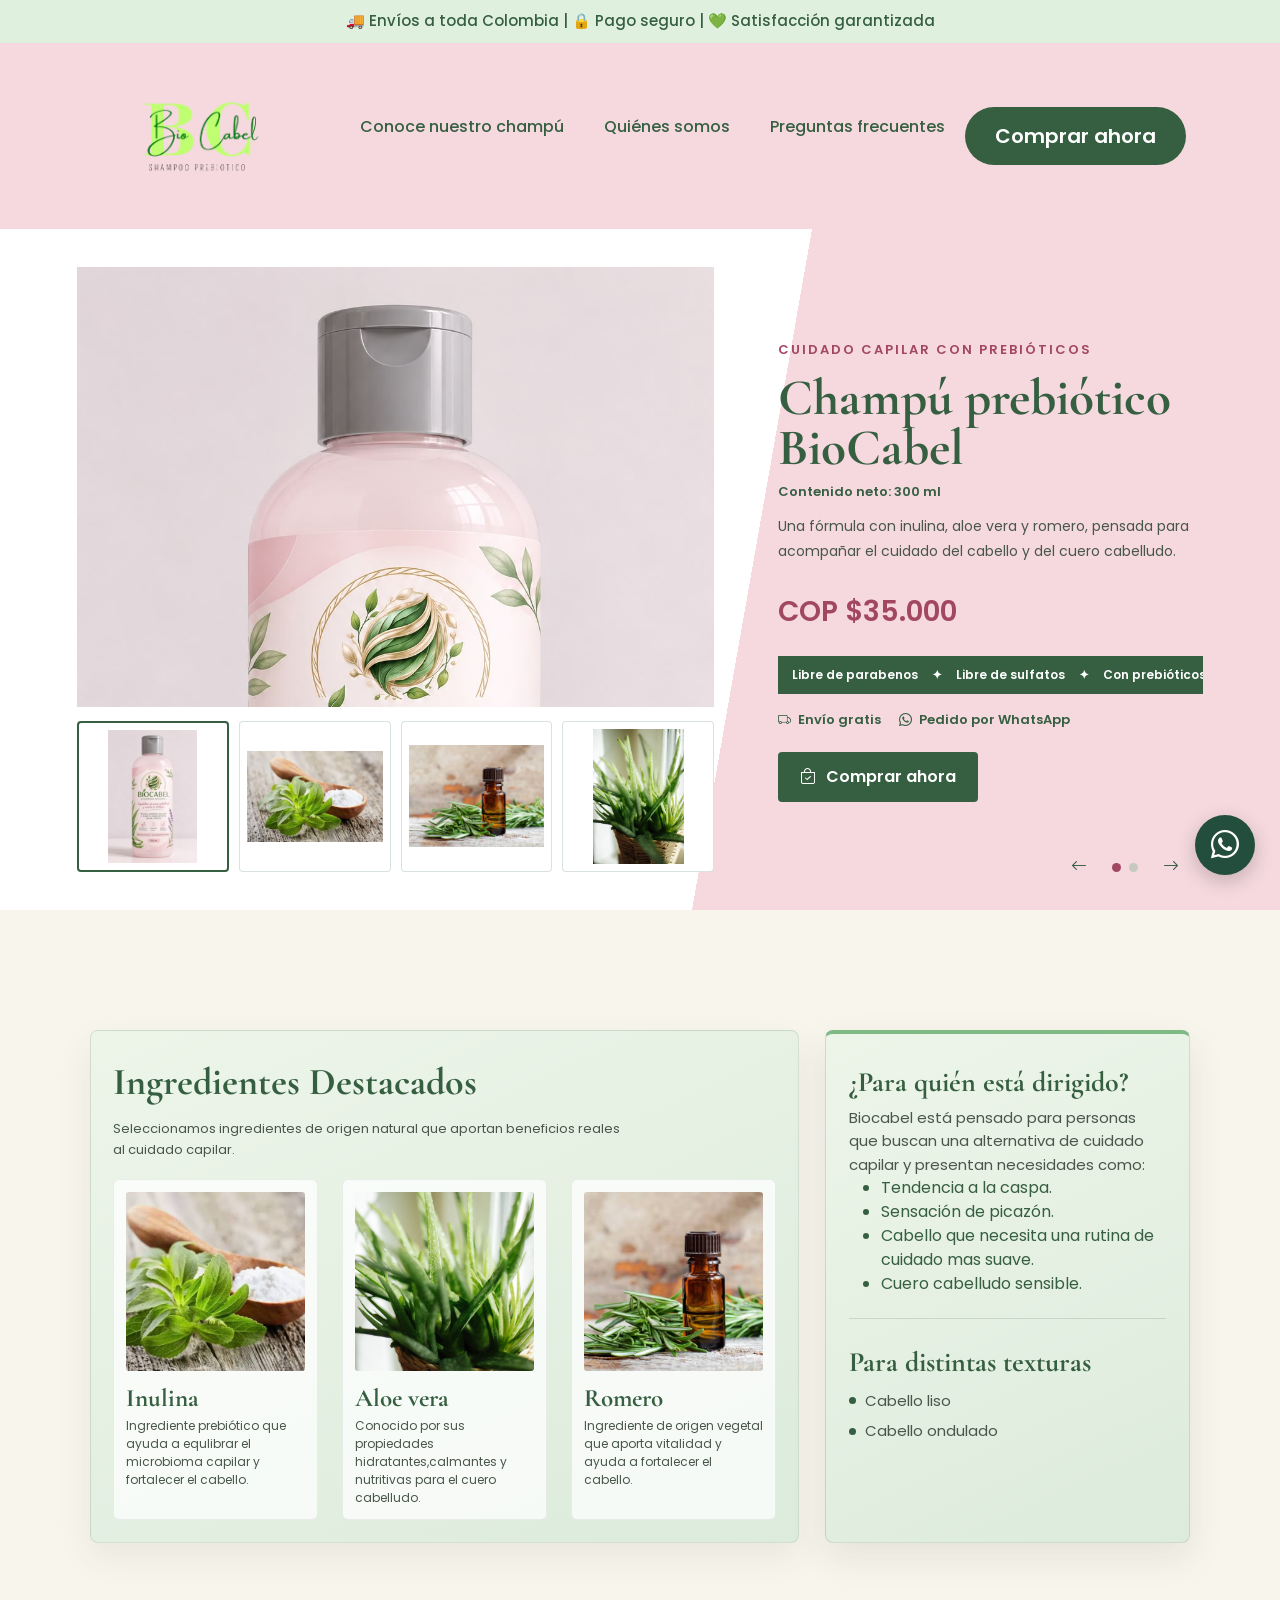
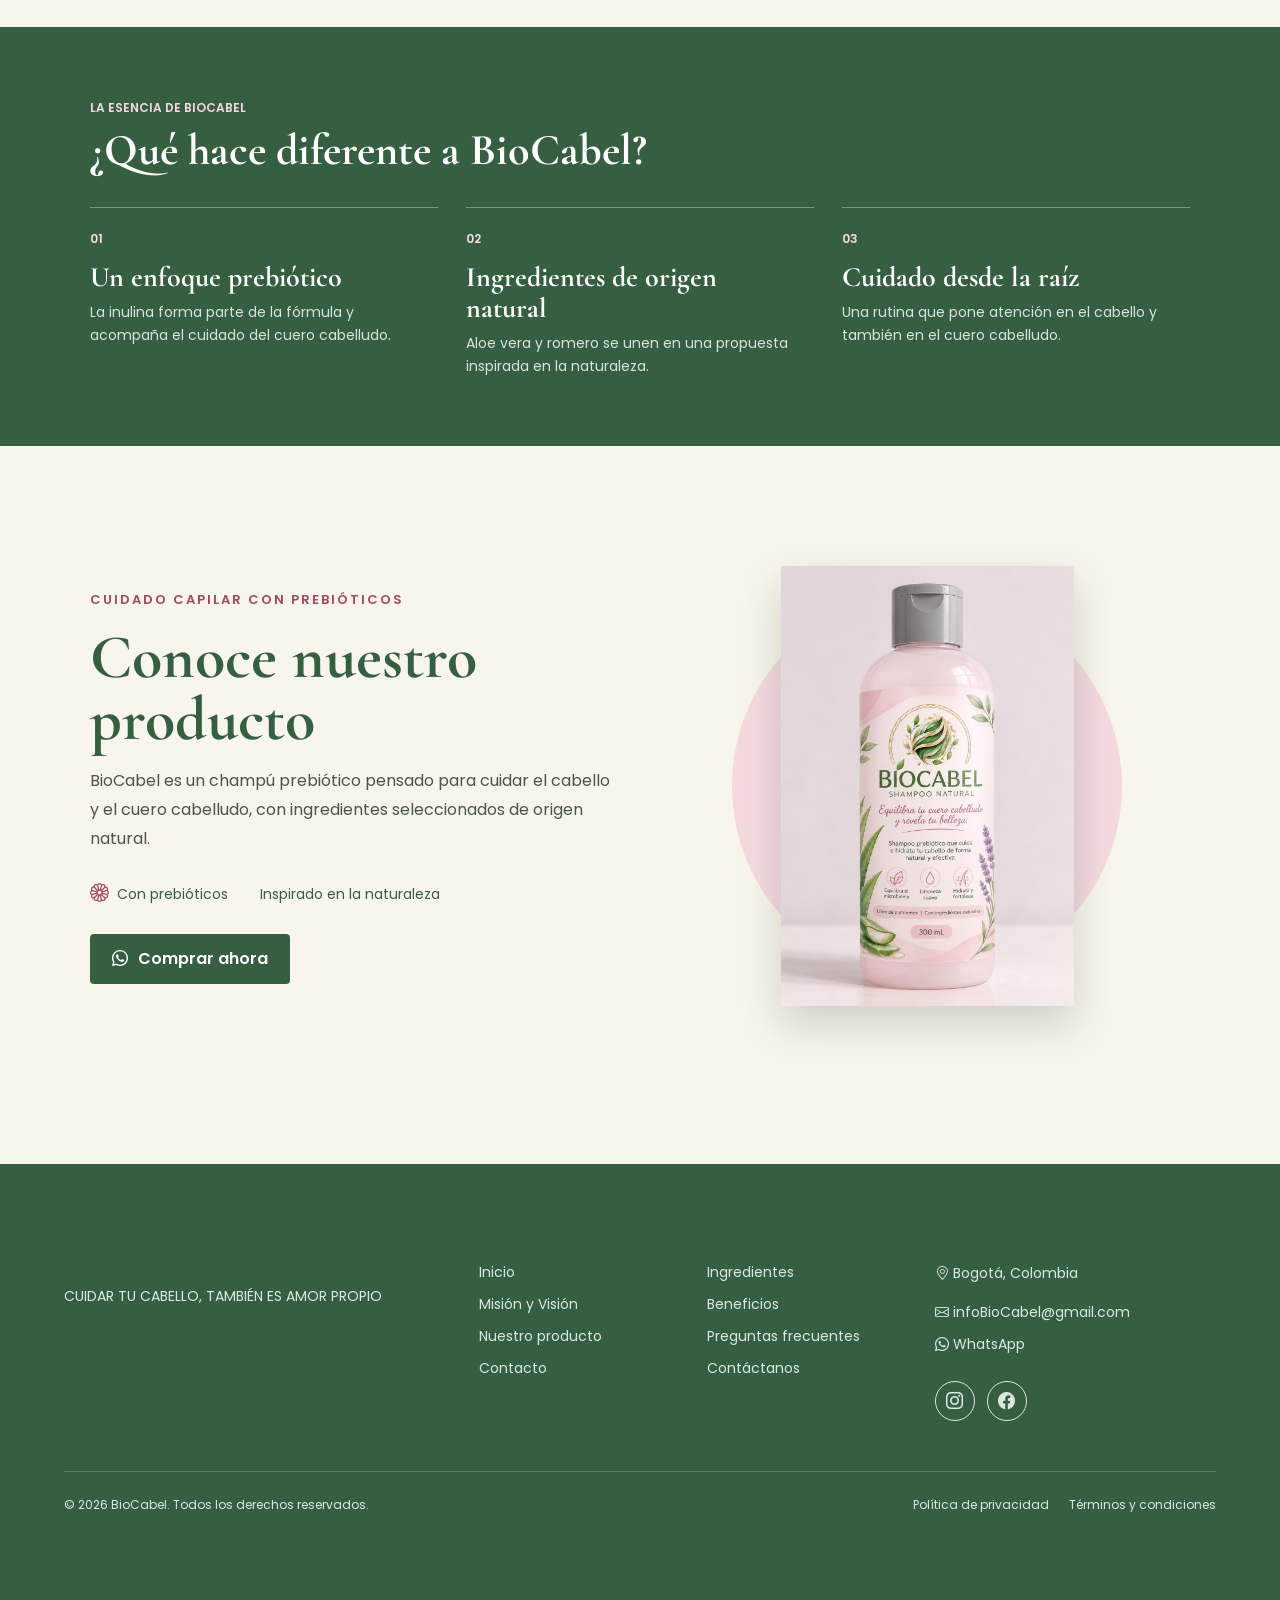
<file: index.html>
<!DOCTYPE html>
<html lang="es">

<head>

    <meta charset="UTF-8">
    <meta name="viewport" content="width=device-width, initial-scale=1.0">

    <title>BioCabel | Champú Prebiótico</title>

    <meta name="description"
        content="BioCabel ayuda a equilibrar el microbioma capilar con prebióticos e ingredientes naturales.">

    <!-- Bootstrap -->
    <link href="https://cdn.jsdelivr.net/npm/bootstrap@5.3.7/dist/css/bootstrap.min.css" rel="stylesheet">

    <!-- Bootstrap Icons -->
    <link href="https://cdn.jsdelivr.net/npm/bootstrap-icons@1.11.3/font/bootstrap-icons.css" rel="stylesheet">

    <!-- Google Fonts -->
    <link
        href="https://fonts.googleapis.com/css2?family=Cormorant+Garamond:wght@500;700&family=Poppins:wght@300;400;500;600;700&display=swap"
        rel="stylesheet">

    <link rel="stylesheet" href="css/style.css">

</head>

<body>

    <!-- =================== TOP BAR =================== -->

    <section class="top-bar">

        <div class="container">

            <div class="row">

                <div class="col text-center">

                    🚚 Envíos a toda Colombia

                    |

                    🔒 Pago seguro

                    |

                    💚 Satisfacción garantizada

                </div>

            </div>

        </div>

    </section>

    <!-- =================== NAVBAR =================== -->

    <nav class="navbar navbar-expand-lg navbar-light bg-beige shadow-sm">

        <div class="container">

            <a class="navbar-brand" href="#">

                <img src="assets/img/logo.png" class="logo">

            </a>

            <button class="navbar-toggler" data-bs-toggle="collapse" data-bs-target="#menu">

                <span class="navbar-toggler-icon"></span>

            </button>

            <div class="collapse navbar-collapse" id="menu">

                <ul class="navbar-nav mx-auto">

                    <a class="nav-link" href="#" onclick="mostrarSeccion('c'); return false;">
    Conoce nuestro champú
</a>

<a class="nav-link" href="#" onclick="mostrarSeccion('quienes-somos'); return false;">
    Quiénes somos
</a>

<a class="nav-link" href="#" onclick="mostrarSeccion('faq'); return false;">
    Preguntas frecuentes
</a>

                <a href="compra.html" class="btn btn-success btn-lg">

                    Comprar ahora

                </a>

            </div>

        </div>

    </nav>

    <section id="c" class="pagina conoce-producto">
        <section class="modelo-carousel" aria-label="Presentaciones del champú BioCabel">
            <span class="floral-portada" aria-hidden="true">
            
            </span>
            <div class="modelo-carousel-track">
                <article class="modelo-slide producto-slide producto-slide--principal" aria-hidden="true" inert>
                    <div class="producto-slide-copy">
                        <span class="producto-etiqueta">CUIDADO CAPILAR CON PREBIÓTICOS</span>
                        <h1>BioCabel, cuidado desde la raíz</h1>
                        <p>Conoce nuestro champú prebiótico para el cuidado del cabello y el cuero cabelludo.</p>
                        <a href="compra.html" class="producto-boton">
                            <i class="bi bi-whatsapp" aria-hidden="true"></i> Comprar BioCabel
                        </a>
                    </div>
                    <div class="producto-slide-arte">
                        <div class="producto-slide-halo" aria-hidden="true"></div>
                        <img class="producto-slide-imagen" src="assets/img/prototipo.jfif" alt="Presentación del champú prebiótico BioCabel">
                    </div>
                </article>
                <article class="modelo-slide producto-slide producto-slide--ficha activa" aria-hidden="false">
                    <div class="producto-ficha-galeria">
                        <div class="producto-ficha-imagen">
                            <img class="producto-ficha-imagen-principal" src="assets/img/prototipo.jfif" alt="Presentación del champú prebiótico BioCabel">
                        </div>
                        <div class="producto-ficha-miniaturas" aria-label="Ingredientes de BioCabel">
                            <button class="producto-miniatura activa" type="button" data-imagen-ficha="assets/img/prototipo.jfif" data-alt-ficha="Presentación del champú prebiótico BioCabel" aria-label="Ver producto" aria-pressed="true">
                                <img src="assets/img/prototipo.jfif" alt="">
                            </button>
                            <button class="producto-miniatura" type="button" data-imagen-ficha="assets/img/inulina.jfif" data-alt-ficha="Inulina, ingrediente prebiótico de BioCabel" aria-label="Ver inulina" aria-pressed="false">
                                <img src="assets/img/inulina.jfif" alt="">
                            </button>
                            <button class="producto-miniatura" type="button" data-imagen-ficha="assets/img/romero.jfif" data-alt-ficha="Romero, ingrediente de origen natural de BioCabel" aria-label="Ver romero" aria-pressed="false">
                                <img src="assets/img/romero.jfif" alt="">
                            </button>
                            <button class="producto-miniatura" type="button" data-imagen-ficha="assets/img/aloe-vera.jpg" data-alt-ficha="Aloe vera, ingrediente de origen natural de BioCabel" aria-label="Ver aloe vera" aria-pressed="false">
                                <img src="assets/img/aloe-vera.jpg" alt="">
                            </button>
                        </div>
                    </div>
                    <div class="producto-slide-copy producto-ficha-copy">
                        <span class="producto-etiqueta">CUIDADO CAPILAR CON PREBIÓTICOS</span>
                        <h1>Champú prebiótico BioCabel</h1>
                        <p class="producto-ficha-volumen">Contenido neto: 300 ml</p>
                        <p>Una fórmula con inulina, aloe vera y romero, pensada para acompañar el cuidado del cabello y del cuero cabelludo.</p>
                        <p class="producto-ficha-precio">COP $35.000</p>
                        <div class="producto-ficha-cinta" role="note" aria-label="Libre de parabenos y sulfatos. Con inulina prebiótica, aloe vera y romero.">
                            <div class="producto-ficha-cinta-pista" aria-hidden="true">
                                <span>Libre de parabenos</span><span>✦</span>
                                <span>Libre de sulfatos</span><span>✦</span>
                                <span>Con prebióticos</span><span>✦</span>
                                <span>origen natural</span><span>✦</span>
                                <span>Envio a todo colombia</span><span>✦</span>
                                <span>Libre de parabenos</span><span>✦</span>
                                <span>Libre de sulfatos</span><span>✦</span>
                                <span>Con prebióticos</span><span>✦</span>
                                <span>origen natural</span><span>✦</span>
                                <span>Envio a todo colombia</span><span>✦</span>
                            </div>
                        </div>
                        <div class="producto-ficha-ventajas">
                            <span><i class="bi bi-truck" aria-hidden="true"></i> Envío gratis</span>
                            <span><i class="bi bi-whatsapp" aria-hidden="true"></i> Pedido por WhatsApp</span>
                        </div>
                        <a href="compra.html" class="producto-boton">
                            <i class="bi bi-bag-check" aria-hidden="true"></i> Comprar ahora
                        </a>
                    </div>
                </article>
            </div>
            <div class="modelo-controles" aria-label="Controles del carrusel">
                <button class="modelo-flecha" type="button" data-carrusel="anterior" aria-label="Imagen anterior">
                    <i class="bi bi-arrow-left" aria-hidden="true"></i>
                </button>
                <div class="modelo-puntos">
                    <button class="modelo-punto activa" type="button" data-indice="0" aria-label="Mostrar imagen 1" aria-current="true"></button>
                    <button class="modelo-punto" type="button" data-indice="1" aria-label="Mostrar imagen 2" aria-current="false"></button>
                </div>
                <button class="modelo-flecha" type="button" data-carrusel="siguiente" aria-label="Imagen siguiente">
                    <i class="bi bi-arrow-right" aria-hidden="true"></i>
                </button>
            </div>
        </section>

        <section class="ingredientes-resumen" aria-labelledby="ingredientes-titulo">
            <div class="ingredientes-resumen-contenido">
                <div class="ingredientes-resumen-layout">
                    <div class="ingredientes-caja" aria-label="Ingredientes del champú">
                        <header class="ingredientes-resumen-encabezado ingredientes-caja-encabezado">
                            
                            <h2 id="ingredientes-titulo">Ingredientes Destacados</h2>
                        </header>
                        <p class="ingredientes-caja-intro">Seleccionamos ingredientes de origen natural que aportan beneficios reales al cuidado capilar.</p>
                        <div class="ingredientes-resumen-grid">
                            <article class="ingrediente-resumen">
                                <div class="ingrediente-resumen-imagen">
                                    <img src="assets/img/inulina.jfif" alt="Polvo de inulina junto a hojas verdes">
                                </div>
                                <h3>Inulina</h3>
                                <p>Ingrediente prebiótico que ayuda a equlibrar el microbioma capilar y fortalecer el cabello.</p>
                            </article>
                            <article class="ingrediente-resumen">
                                <div class="ingrediente-resumen-imagen">
                                    <img src="assets/img/aloe-vera.jpg" alt="Detalle real de hojas frescas de aloe vera">
                                </div>
                                <h3>Aloe vera</h3>
                                <p>Conocido por sus propiedades hidratantes,calmantes y nutritivas para el cuero cabelludo.</p>
                            </article>
                            <article class="ingrediente-resumen">
                                <div class="ingrediente-resumen-imagen">
                                    <img src="assets/img/romero.jfif" alt="Ramas frescas de romero junto a un frasco de esencia">
                                </div>
                                <h3>Romero</h3>
                                <p>Ingrediente de origen vegetal que aporta vitalidad y ayuda a fortalecer el cabello.</p>
                            </article>
                        </div>
                    </div>
                    <aside class="publico-champu" aria-label="Público y tipos de cabello">
                        <div class="publico-champu-bloque">
                            
                                <h3>¿Para quién está dirigido?</h3>
                            <p>Biocabel está pensado para personas que buscan una alternativa de cuidado capilar y presentan necesidades como:
                                <ul class="publico-lista">
                                    <li>Tendencia a la caspa.</li>
                                    <li>Sensación de picazón.</li>
                                    <li>Cabello que necesita una rutina de cuidado mas suave.</li>
                                    <li>Cuero cabelludo sensible.</li>
                                </ul>
                            </p>
                        </div>
                        <div class="publico-champu-bloque">
                          
                            <h3>Para distintas texturas</h3>
                            <ul class="tipo-cabello-lista">
                                <li>Cabello liso</li>
                                <li>Cabello ondulado</li>
                            </ul>
                        </div>
                    </aside>
                </div>
            </div>
        </section>

        <section class="diferenciales-biocabel" aria-labelledby="diferenciales-titulo">
            <div class="diferenciales-contenido">
                <header class="diferenciales-encabezado">
                    <span>LA ESENCIA DE BIOCABEL</span>
                    <h2 id="diferenciales-titulo">¿Qué hace diferente a BioCabel?</h2>
                </header>
                <div class="diferenciales-grid">
                    <article class="diferencial-item">
                        <span class="diferencial-numero">01</span>
                        <h3>Un enfoque prebiótico</h3>
                        <p>La inulina forma parte de la fórmula y acompaña el cuidado del cuero cabelludo.</p>
                    </article>
                    <article class="diferencial-item">
                        <span class="diferencial-numero">02</span>
                        <h3>Ingredientes de origen natural</h3>
                        <p>Aloe vera y romero se unen en una propuesta inspirada en la naturaleza.</p>
                    </article>
                    <article class="diferencial-item">
                        <span class="diferencial-numero">03</span>
                        <h3>Cuidado desde la raíz</h3>
                        <p>Una rutina que pone atención en el cabello y también en el cuero cabelludo.</p>
                    </article>
                </div>
            </div>
        </section>

        <div class="producto-portada">
            <div class="producto-copy">
                <span class="producto-etiqueta">CUIDADO CAPILAR CON PREBIÓTICOS</span>
                <h1>Conoce nuestro producto</h1>
                <p>
                    BioCabel es un champú prebiótico pensado para cuidar el cabello
                    y el cuero cabelludo, con ingredientes seleccionados de origen natural.
                </p>
                <div class="producto-detalles">
                    <span><i class="bi bi-flower1" aria-hidden="true"></i> Con prebióticos</span>
                    <span><i class="bi bi-leaf" aria-hidden="true"></i> Inspirado en la naturaleza</span>
                </div>
                <a href="compra.html" class="producto-boton">
                    <i class="bi bi-whatsapp" aria-hidden="true"></i> Comprar ahora
                </a>
            </div>
            <div class="producto-visual">
                <div class="producto-fondo" aria-hidden="true"></div>
                <img src="assets/img/prototipo.jfif" alt="Prototipo del champú prebiótico BioCabel">
            </div>
        </div>
    </section>

    <!-- QUIÉNES SOMOS -->
<section id="quienes-somos" class="pagina section quienes-somos">
    <div class="container">
        <div class="row align-items-center g-5">

            <!-- Imagen -->
            <div class="col-lg-6">
                <div class="quienes-imagen">
                    <img 
                        src="assets/quienes-somos.png" 
                        alt="BioCabel - Champú prebiótico"
                    >
                </div>
            </div>

            <!-- Texto -->
            <div class="col-lg-6">
                <span class="subtitulo">CONOCE LA ESCENCIA DE BIOCABEL</span>

                <h2>¿Quiénes somos?</h2>

                <p>
                    <strong>BioCabel</strong> somos una propuesta de cuidado capilar que nace con la intención de crear una alternativa diferente para quienes buscan cuidar su cabello y cuero cabelludo de una manera más consciente.
                    Nuestro concepto combina <strong>prebióticos e ingredientes de origen natural</strong> como la inulina, el aloe vera y el romero, creando una propuesta de champú enfocada en acompañar las necesidades del cabello y convertir el cuidado diario en una experiencia de bienestar
                </p>

                <a href="#c" onclick="mostrarSeccion('c'); return false;" class="btn btn-success">
                    Conoce nuestro producto
                </a>
            </div>

    <div class="container">

        <div class="section-heading text-center">


        </div>

        <div class="row g-4 mt-4">

            <!-- NUESTRA HISTORIA -->
            <div class="col-md-6">

                <div class="mision-card">

                    <div class="mision-icon">
                        
                    </div>

                    <h3>Nuestra Historia</h3>

                    <p>
                        BioCabel nace como un proyecto que busca explorar nuevas formas de entender el cuidado capilar. A partir de la investigación sobre el cabello, el cuero cabelludo y los ingredientes utilizados en los productos de cuidado personal, surgió la idea de desarrollar un champú que combinara naturaleza, innovación y cuidado.
                        Así comenzó la construcción de BioCabel: una propuesta que busca transformar una rutina cotidiana en un momento de cuidado y bienestar.
                    <p>

                </div>

            </div>

            <!-- VISIÓN -->
            <div class="col-md-6">

                <div class="vision-card">

                    <div class="vision-icon">
                       
                    </div>

                    <h3>Nuestro propósito</h3>

                    <p>
                        Nuestro propósito es desarrollar una propuesta de cuidado capilar que combine ingredientes seleccionados, innovación y una visión consciente del bienestar.
                        Queremos que BioCabel represente una forma más cercana y responsable de cuidar el cabello, ofreciendo una experiencia sencilla, agradable y pensada para las necesidades de cada persona.
                    </p>

                </div>

            </div>


    
        </div>
<!-- =========================
     QUÉ NOS INSPIRA
========================= -->

<div class="inspiracion-quienes">

    <div class="titulo-inspiracion">

        <div class="linea-decorativa"></div>

        <div>
            <h2>¿Qué nos inspira?</h2>

            <p>
                Cuatro pilares que guían nuestra propuesta
            </p>
        </div>

        <div class="linea-decorativa"></div>

    </div>


    <div class="pilares-quienes">

        <!-- NATURALEZA -->
        <div class="pilar">
            <span class="sticker-flor" aria-hidden="true"><i class="bi bi-flower1"></i></span>

            <div class="icono-pilar">
                <span aria-hidden="true">🪴</span>
            </div>

            <h3>Naturaleza que cuida</h3>

            <p> 
                Nos inspiramos en el poder de ingredientes
                de origen natural como el aloe vera y el
                romero, elegidos para acompañar una rutina 
                de cuidado capilar más consciente.
            </p>

        </div>


        <!-- INNOVACIÓN -->
        <div class="pilar">
            <span class="sticker-flor" aria-hidden="true"><i class="bi bi-lightbulb-fill"></i></span>

            <div class="icono-pilar">
                <span aria-hidden="true">🧪</span>
            </div>

            <h3>Innovación con propósito</h3>

            <p> 
                Combinamos conocimiento e ingredientes
                seleccionados para crear una propuesta 
                diferente: un champú prebiótico que une 
                naturaleza, cuidado e innovación.
            </p>

        </div>


        <!-- CUIDADO -->
        <div class="pilar">
            <span class="sticker-flor" aria-hidden="true"><i class="bi bi-flower3"></i></span>

            <div class="icono-pilar">
                <span aria-hidden="true">❤️</span>
            </div>

            <h3>Cuidado que conecta</h3>

            <p>
                Queremos convertir el cuidado del cabello 
                en un momento de bienestar, creando una 
                experiencia suave, agradable y pensada 
                para las necesidades del cabello.
            </p>

        </div>

        <!-- EQUILIBRIO -->
        <div class="pilar">
            <span class="sticker-flor" aria-hidden="true"><i class="bi bi-circle-half"></i></span>

            <div class="icono-pilar">
                <span aria-hidden="true">🔄</span>
            </div>

            <h3>Equilibrio que transforma</h3>

            <p> 
                Creemos que un cabello saludable comienza con un cuero cabelludo cuidado. 
                Por eso, incorporamos prebióticos como la inulina en nuestra propuesta.
            </p>

        </div>

    </div>

</div>
    </div>

</section>

  

</section>

        </div>
    </div>
</section>


<footer id="contacto" class="footer">

    <div class="footer-container">

        <!-- MARCA -->
        <div class="footer-column footer-brand">
            <h2>BioCabel</h2>

            <p>
                CUIDAR TU CABELLO, TAMBIÉN ES AMOR PROPIO
            </p>
        </div>


        <!-- ENLACES -->
        <div class="footer-column">
            <h3>BioCabel</h3>

            <a href="#inicio">Inicio</a>
            <a href="#mision-vision">Misión y Visión</a>
            <a href="#producto">Nuestro producto</a>
            <a href="#contacto">Contacto</a>
        </div>


        <!-- INFORMACIÓN -->
        <div class="footer-column">
            <h3>Información</h3>

            <a href="#producto">Ingredientes</a>
            <a href="#producto">Beneficios</a>
            <a href="#contacto">Preguntas frecuentes</a>
            <a href="#contacto">Contáctanos</a>
        </div>


        <!-- CONTACTO -->
        <div class="footer-column">
            <h3>Contáctanos</h3>

            <p>
                <i class="bi bi-geo-alt"></i>
                Bogotá, Colombia
            </p>

            <!-- CORREO -->
            <a href="mailto:infoBioCabel@gmail.com">
                <i class="bi bi-envelope"></i>
                infoBioCabel@gmail.com
            </a>

            <!-- WHATSAPP -->
            <a
                href="https://wa.me/57XXXXXXXXXX"
                target="_blank"
                rel="noopener noreferrer">

                <i class="bi bi-whatsapp"></i>
                WhatsApp
            </a>


            <!-- REDES SOCIALES -->
            <div class="footer-social">

                <!-- Instagram -->
                <a
                    href="https://www.instagram.com/biocabel_organic?stkn=MThnOTA4eWIpNzROMA=="
                    target="_blank"
                    rel="noopener noreferrer"
                    aria-label="Instagram">

                    <i class="bi bi-instagram"></i>
                </a>

                <!-- Facebook -->
                <a
                    href="https://www.facebook.com/TU_USUARIO/"
                    target="_blank"
                    rel="noopener noreferrer"
                    aria-label="Facebook">

                    <i class="bi bi-facebook"></i>
                </a>


            </div>

        </div>

    </div>


    <!-- PARTE MÁS INFERIOR -->
    <div class="footer-bottom">

        <p>
            © 2026 BioCabel. Todos los derechos reservados.
        </p>

        <div>
            <a href="#">Política de privacidad</a>
            <a href="#">Términos y condiciones</a>
        </div>

    </div>

</footer>


</section>
    <!-- Aquí continúan -->
    <!-- Comparativa -->
    <!-- Ciencia -->
    <!-- Antes y Después -->
    <!-- FAQ -->
    <!-- Formulario -->
    <!-- CTA -->
    <!-- Footer -->

    <script src="https://cdn.jsdelivr.net/npm/bootstrap@5.3.7/dist/js/bootstrap.bundle.min.js"></script>

    <script src="js/script.js"></script>


    <!-- =================== BENEFICIOS =================== -->

    <section id="beneficios" class="pagina section">

        <div class="container">

            <h2 class="text-center">

                Beneficios que sentirás desde la raíz

            </h2>

            <div class="row mt-5">

                <div class="col-md-4">
                    <div class="benefit-card">
                        🌿 Equilibra el microbioma
                    </div>
                </div>

                <div class="col-md-4">
                    <div class="benefit-card">
                        🌿 Reduce la picazón
                    </div>
                </div>

                <div class="col-md-4">
                    <div class="benefit-card">
                        🌿 Fortalece el cuero cabelludo
                    </div>
                </div>

            </div>

        </div>

    </section>

    <!-- INGREDIENTES -->

    <section id="ingredientes" class="pagina section bg-light">

        <div class="container">

            <h2 class="text-center">

                Ingredientes Naturales

            </h2>

            <div class="row mt-5">

                <div class="col-lg-4">

                    <img src="assets/img/inulina.jfif" class="img-fluid rounded">

                    <h4>Inulina</h4>

                    <p>Alimenta la microbiota beneficiosa.</p>

                </div>

                <div class="col-lg-4">

                    <img src="assets/img/aloe.svg" class="img-fluid rounded">

                    <h4>Aloe Vera</h4>

                    <p>Ayuda a hidratar y aliviar.</p>

                </div>

                <div class="col-lg-4">

                    <img src="assets/img/romero.jfif" class="img-fluid rounded">

                    <h4>Romero</h4>

                    <p>Brinda frescura y fortalece.</p>

                </div>

            </div>

        </div>

    </section>


<section id="para-quien" class="pagina section bg-light">

<h2 class="text-center">¿Para quién es BioCabel?</h2>

<div class="row mt-5">

<div class="col-md-6">

<ul class="list-group">

<li class="list-group-item">✔ Personas con caspa.</li>

<li class="list-group-item">✔ Personas con picazón.</li>

<li class="list-group-item">✔ Cuero cabelludo sensible.</li>

<li class="list-group-item">✔ Cabello liso.</li>

<li class="list-group-item">✔ Cabello ondulado.</li>

</ul>

</div>

<div class="col-md-6 text-center">

<img src="assets/persona.png" class="img-fluid rounded">

</div>

</div>

</section>

<section id="garantias" class="pagina section bg-light">

<h2 class="text-center mb-5">Garantías BioCabel</h2>

<div class="row text-center">

<div class="col-md-4">

<h3>🚚</h3>

<h5>Envíos a Colombia</h5>

<p>Entrega de 1 a 5 días hábiles.</p>

</div>

<div class="col-md-4">

<h3>🔒</h3>

<h5>Pago Seguro</h5>

<p>Compra protegida.</p>

</div>

<div class="col-md-4">

<h3>💚</h3>

<h5>Satisfacción Garantizada</h5>

<p>Queremos que tengas una buena experiencia con BioCabel.</p>

</div>

</div>

</section>

<section id="faq" class="pagina section bg-light">


<footer id="contacto" class="footer">

    <div class="footer-container">

        <!-- MARCA -->
        <div class="footer-column footer-brand">
            <h2>BioCabel</h2>

            <p>
                CUIDAR TU CABELLO, TAMBIÉN ES AMOR PROPIO
            </p>
        </div>


        <!-- ENLACES -->
        <div class="footer-column">
            <h3>BioCabel</h3>

            <a href="#inicio">Inicio</a>
            <a href="#mision-vision">Misión y Visión</a>
            <a href="#producto">Nuestro producto</a>
            <a href="#contacto">Contacto</a>
        </div>


        <!-- INFORMACIÓN -->
        <div class="footer-column">
            <h3>Información</h3>

            <a href="#producto">Ingredientes</a>
            <a href="#producto">Beneficios</a>
            <a href="#contacto">Preguntas frecuentes</a>
            <a href="#contacto">Contáctanos</a>
        </div>


        <!-- CONTACTO -->
        <div class="footer-column">
            <h3>Contáctanos</h3>

            <p>
                <i class="bi bi-geo-alt"></i>
                Bogotá, Colombia
            </p>

            <!-- CORREO -->
            <a href="mailto:infoBioCabel@gmail.com">
                <i class="bi bi-envelope"></i>
                infoBioCabel@gmail.com
            </a>

            <!-- WHATSAPP -->
            <a
                href="https://wa.me/57XXXXXXXXXX"
                target="_blank"
                rel="noopener noreferrer">

                <i class="bi bi-whatsapp"></i>
                WhatsApp
            </a>


            <!-- REDES SOCIALES -->
            <div class="footer-social">

                <!-- Instagram -->
                <a
                    href="https://www.instagram.com/biocabel_organic?stkn=MThnOTA4eWIpNzROMA=="
                    target="_blank"
                    rel="noopener noreferrer"
                    aria-label="Instagram">

                    <i class="bi bi-instagram"></i>
                </a>

                <!-- Facebook -->
                <a
                    href="https://www.facebook.com/TU_USUARIO/"
                    target="_blank"
                    rel="noopener noreferrer"
                    aria-label="Facebook">

                    <i class="bi bi-facebook"></i>
                </a>


            </div>

        </div>

    </div>


    <!-- PARTE MÁS INFERIOR -->
    <div class="footer-bottom">

        <p>
            © 2026 BioCabel. Todos los derechos reservados.
        </p>

        <div>
            <a href="#">Política de privacidad</a>
            <a href="#">Términos y condiciones</a>
        </div>

    </div>

</footer>


</section>
    <!-- Aquí continúan -->
    <!-- Comparativa -->
    <!-- Ciencia -->
    <!-- Antes y Después -->
    <!-- FAQ -->
    <!-- Formulario -->
    <!-- CTA -->
    <!-- Footer -->

    <script src="https://cdn.jsdelivr.net/npm/bootstrap@5.3.7/dist/js/bootstrap.bundle.min.js"></script>

    <script src="js/script.js"></script>

    
<!-- ================================
     ASISTENTE VIRTUAL BIOCABEL
================================ -->

<div class="chatbot">

    <!-- Ventana del chat -->
    <div class="chat-window" id="chatWindow">

        <div class="chat-header">
            <div class="chat-header-info">
                <div class="chat-avatar">
                    <i class="bi bi-stars"></i>
                </div>

                <div>
                    <strong>BioCabel</strong>
                    <span>Asistente virtual</span>
                </div>
            </div>

            <button onclick="cerrarChat()" class="close-chat">
                ×
            </button>
        </div>


        <div class="chat-body">

            <div class="bot-message">
                ¡Hola! 👋🌿
                <br><br>
                Soy el asistente virtual de <strong>BioCabel</strong>.
                ¿En qué puedo ayudarte?
            </div>

            <div class="chat-options">

                <button onclick="respuestaChat('Uso')">
                    🧴 ¿Cada cuánto debo usar BioCabel?
                </button>

                <button onclick="respuestaChat('apto')">
                    🌿¿Es apto para cuero cabelludo sensible?
                </button>

                <button onclick="respuestaChat('envios')">
                    ✨ ¿Cuánto tarda el envío?
                </button>

                <button onclick="respuestaChat('comprar')">
                    🛒 Quiero comprar
                </button>

            </div>

            <div id="chatResponse"></div>

        </div>


        <div class="chat-footer">

            <a
                href="https://wa.me/57XXXXXXXXXX"
                target="_blank"
                rel="noopener noreferrer">

                <i class="bi bi-whatsapp"></i>
                Hablar con una persona
            </a>

        </div>

    </div>


    <!-- Botón flotante -->

    <button
        class="chat-button"
        onclick="abrirChat()"
        aria-label="Abrir asistente virtual">

        <i class="bi bi-whatsapp"></i>

    </button>

</div>


<script>

function abrirChat() {
    document.getElementById("chatWindow").classList.add("active");
}

function cerrarChat() {
    document.getElementById("chatWindow").classList.remove("active");
}


function respuestaChat(opcion) {

    const response = document.getElementById("chatResponse");

    if (opcion === "uso") {

        response.innerHTML = `
            <div class="bot-message">
                🧴 <strong>BioCabel</strong> utilizar 2 a 3 veces por semana, dependiendo de las necesidades del cabello y del cuero cabelludo.
            </div>
        `;

    }

    if (opcion === "apto") {

        response.innerHTML = `
            <div class="bot-message">
                🌿 Puede ser una opción para diferentes tipos de cabello, especialmente para quienes presentan sensibilidad, resequedad o cabello maltratado.

Su propuesta combina el cuidado del cabello con un enfoque prebiótico, buscando favorecer un cuero cabelludo equilibrado y saludable.
            </div>
        `;

    }

    if (opcion === "envios") {

        response.innerHTML = `
            <div class="bot-message">
                ✨ Entre 1 y 5 días hábiles dentro de Colombia.
            </div>
        `;

    }

    if (opcion === "comprar") {

        response.innerHTML = `
            <div class="bot-message">
                🛒 ¡Claro! Puedes continuar tu compra
                directamente por WhatsApp.
                <br><br>

                <a
                    href="https://wa.me/57XXXXXXXXXX?text=Hola%20BioCabel%2C%20quiero%20comprar%20el%20shampoo."
                    target="_blank"
                    rel="noopener noreferrer"
                    class="chat-whatsapp">
                    <i class="bi bi-whatsapp"></i>
                    Ir a WhatsApp
                </a>
            </div>
        `;

    }

}

</script>

</body>

</html>
</file>
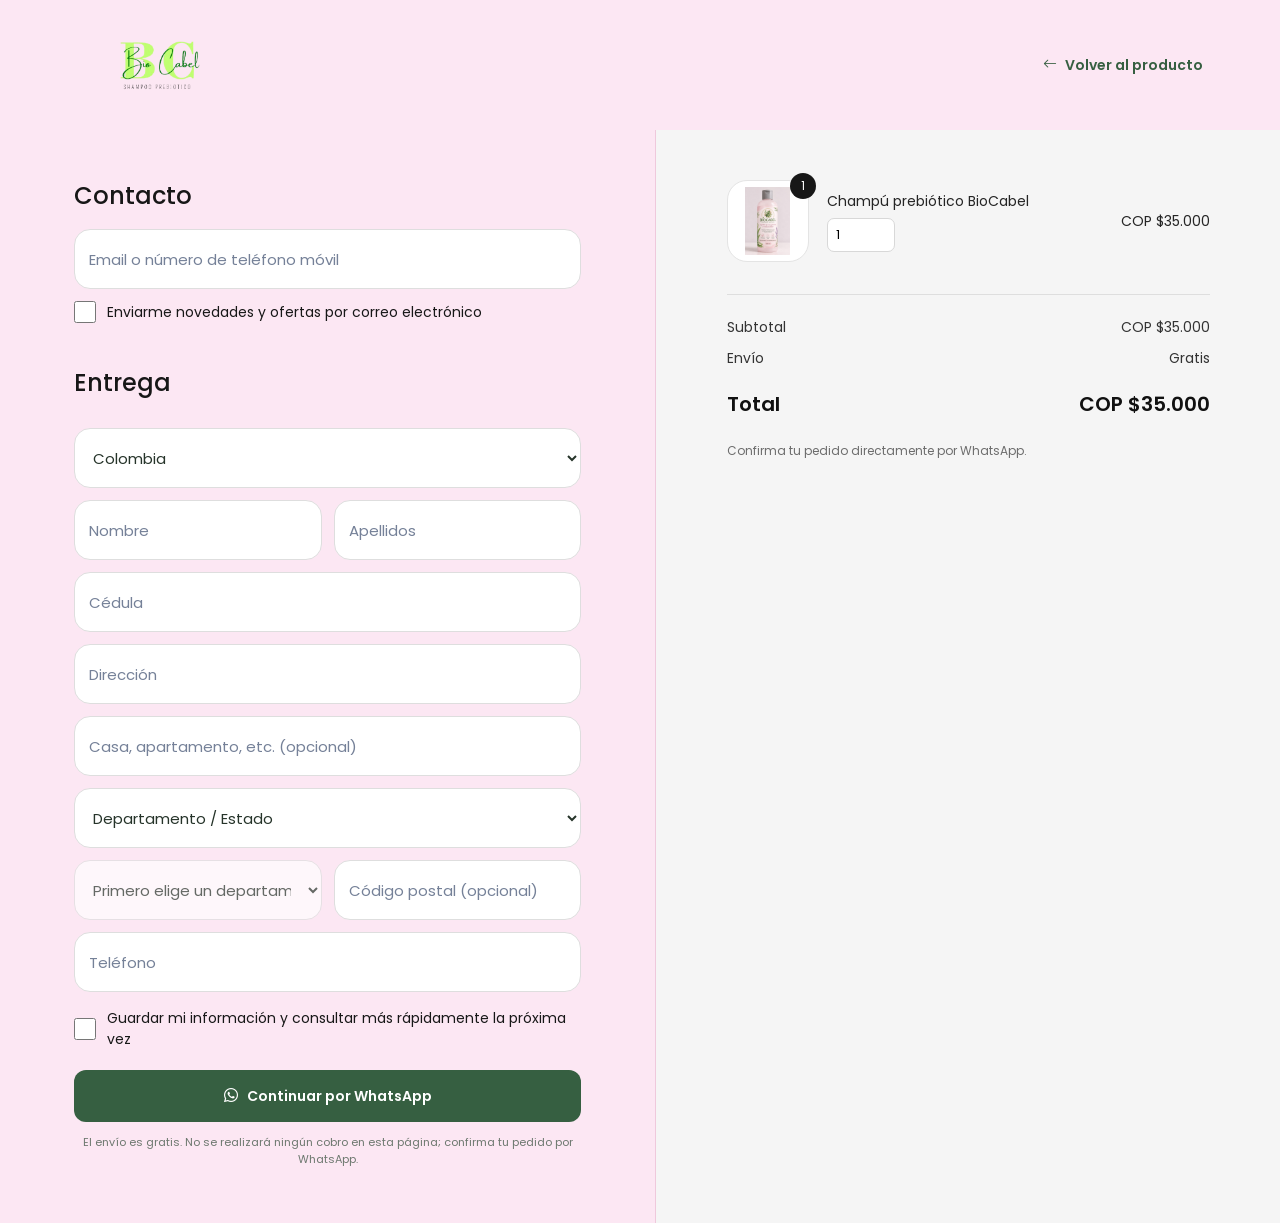
<file: compra.html>
<!DOCTYPE html>
<html lang="es">
<head>
    <meta charset="UTF-8">
    <meta name="viewport" content="width=device-width, initial-scale=1.0">
    <meta name="theme-color" content="#f8f5ec">
    <title>Comprar BioCabel</title>
    <meta name="description" content="Completa tu pedido de champú prebiótico BioCabel por WhatsApp.">
    <link rel="preconnect" href="https://fonts.googleapis.com">
    <link rel="preconnect" href="https://fonts.gstatic.com" crossorigin>
    <link href="https://fonts.googleapis.com/css2?family=Cormorant+Garamond:wght@500;600;700&family=Poppins:wght@400;500;600&display=swap" rel="stylesheet">
    <link href="https://cdn.jsdelivr.net/npm/bootstrap-icons@1.11.3/font/bootstrap-icons.css" rel="stylesheet">
    <style>
        :root {
            color-scheme: light;
            --compra-fondo: #f8f5ec;
            --compra-rosa: #f5d9df;
            --compra-verde: #365f41;
            --compra-texto: #26342a;
            --compra-suave: #6d786f;
            --compra-borde: #dfe4d9;
        }

        * { box-sizing: border-box; }

        body {
            min-width: 320px;
            margin: 0;
            background: var(--compra-fondo);
            color: var(--compra-texto);
            font-family: "Poppins", sans-serif;
        }

        a { color: inherit; }

        .compra-header {
            min-height: 130px;
            display: flex;
            align-items: center;
            justify-content: space-between;
            padding: 12px max(6vw, 20px);
            background: #fce7f3;
        }

        .compra-logo img {
            display: block;
            width: 160px;
            height: 80px;
            object-fit: cover;
        }

        .compra-volver {
            display: inline-flex;
            align-items: center;
            gap: 8px;
            color: var(--compra-verde);
            font-size: 14px;
            font-weight: 600;
            text-decoration: none;
        }

        .compra-layout {
            min-height: calc(100vh - 130px);
            display: grid;
            grid-template-columns: minmax(0, 1fr) minmax(0, .95fr);
        }

        .compra-formulario-panel {
            padding: 44px clamp(24px, 5.8vw, 86px) 56px;
            background: #fce7f3;
            border-right: 1px solid #efc9dc;
        }

        .compra-formulario-contenido {
            width: min(100%, 680px);
            margin: 0 auto;
        }

        .compra-titulo-seccion {
            display: flex;
            align-items: center;
            justify-content: space-between;
            gap: 16px;
            margin: 4px 0 16px;
        }

        .compra-titulo-seccion h1,
        .compra-titulo-seccion h2 {
            margin: 0;
            color: #171717;
            font-family: "Poppins", sans-serif;
            font-size: 24px;
            font-weight: 500;
        }

        .compra-iniciar-sesion {
            color: #bd2878;
            font-size: 13px;
            white-space: nowrap;
        }

        .compra-formulario {
            display: grid;
            grid-template-columns: repeat(2, minmax(0, 1fr));
            gap: 12px;
        }

        .compra-campo { min-width: 0; }
        .compra-campo--ancho { grid-column: 1 / -1; }

        .compra-campo input,
        .compra-campo select {
            width: 100%;
            height: 60px;
            padding: 0 14px;
            border: 1px solid #dedede;
            border-radius: 16px;
            background: #fff;
            color: var(--compra-texto);
            font: inherit;
            font-size: 15px;
        }

        .compra-campo input::placeholder { color: #758198; opacity: 1; }

        .compra-campo input:focus,
        .compra-campo select:focus {
            border-color: #cb6a9f;
            outline: 2px solid rgb(203 106 159 / 16%);
        }

        .compra-opcion {
            grid-column: 1 / -1;
            display: flex;
            align-items: center;
            gap: 11px;
            margin: 0 0 26px;
            color: #171717;
            font-size: 14px;
            line-height: 1.5;
        }

        .compra-opcion input {
            width: 22px;
            height: 22px;
            flex: 0 0 auto;
            margin: 0;
            accent-color: #bd2878;
        }

        .compra-opcion--final { margin: 4px 0 0; }

        .compra-resumen {
            padding: 50px clamp(24px, 5.5vw, 80px);
            background: #f5f5f5;
        }

        .compra-resumen-contenido {
            width: min(100%, 600px);
            margin: 0 auto;
        }

        .compra-producto-resumen {
            display: grid;
            grid-template-columns: 82px minmax(0, 1fr) auto;
            align-items: center;
            gap: 18px;
            margin: 0 0 30px;
        }

        .compra-miniatura {
            position: relative;
            width: 82px;
            height: 82px;
            display: grid;
            place-items: center;
            border: 1px solid #e4e4e4;
            border-radius: 20px;
            background: #fff;
        }

        .compra-miniatura img {
            width: 68px;
            height: 68px;
            object-fit: contain;
        }

        .compra-cantidad-burbuja {
            position: absolute;
            top: -8px;
            right: -8px;
            width: 26px;
            height: 26px;
            display: grid;
            place-items: center;
            border-radius: 50%;
            background: #171717;
            color: #fff;
            font-size: 12px;
        }

        .compra-producto-nombre {
            color: #252525;
            font-size: 14px;
            line-height: 1.5;
        }

        .compra-producto-precio {
            color: #252525;
            font-size: 14px;
            text-align: right;
            white-space: nowrap;
        }

        .compra-cantidad {
            width: 68px;
            height: 34px;
            margin-top: 6px;
            padding: 4px 8px;
            border: 1px solid #d8d8d8;
            border-radius: 7px;
            background: #fff;
            font: inherit;
            font-size: 13px;
        }

        .compra-resumen-lineas {
            display: grid;
            gap: 10px;
            margin-top: 32px;
            padding-top: 22px;
            border-top: 1px solid #dedede;
        }

        .compra-resumen-linea {
            display: flex;
            justify-content: space-between;
            gap: 18px;
            color: #333;
            font-size: 14px;
        }

        .compra-resumen-linea--total {
            margin-top: 10px;
            color: #111;
            font-size: 20px;
            font-weight: 600;
        }

        .compra-resumen-ayuda {
            margin: 22px 0 0;
            color: #6d6d6d;
            font-size: 12px;
            line-height: 1.6;
        }

        .compra-enviar {
            grid-column: 1 / -1;
            min-height: 52px;
            display: inline-flex;
            align-items: center;
            justify-content: center;
            gap: 9px;
            margin-top: 8px;
            border: 0;
            border-radius: 12px;
            background: var(--compra-verde);
            color: white;
            cursor: pointer;
            font: inherit;
            font-size: 14px;
            font-weight: 600;
        }

        .compra-enviar:hover { background: #294c33; }

        .compra-nota {
            grid-column: 1 / -1;
            margin: 0;
            color: var(--compra-suave);
            font-size: 11px;
            line-height: 1.5;
            text-align: center;
        }

        @media (max-width: 820px) {
            .compra-header { min-height: 90px; }
            .compra-layout { grid-template-columns: 1fr; }
            .compra-formulario-panel { border-right: 0; }
            .compra-resumen { grid-row: 2; }
        }

        @media (max-width: 480px) {
            .compra-header { padding-inline: 16px; }
            .compra-logo img {
                width: 128px;
                height: 64px;
            }
            .compra-formulario-panel,
            .compra-resumen { padding: 30px 16px 38px; }
            .compra-formulario { grid-template-columns: 1fr; }
            .compra-campo--ancho,
            .compra-opcion,
            .compra-enviar,
            .compra-nota { grid-column: auto; }
            .compra-producto-resumen {
                grid-template-columns: 68px minmax(0, 1fr) auto;
                gap: 12px;
            }
            .compra-miniatura { width: 68px; height: 68px; }
            .compra-miniatura img { width: 56px; height: 56px; }
            .compra-producto-nombre,
            .compra-producto-precio { font-size: 12px; }
        }
    </style>
</head>
<body>
    <header class="compra-header">
        <a class="compra-logo" href="index.html" aria-label="BioCabel, volver al inicio">
            <img src="assets/img/logo.png" alt="BioCabel">
        </a>
        <a class="compra-volver" href="index.html#c"><i class="bi bi-arrow-left" aria-hidden="true"></i> Volver al producto</a>
    </header>

    <main class="compra-layout">
        <section class="compra-formulario-panel" aria-label="Datos de contacto y entrega">
            <div class="compra-formulario-contenido">
                <div class="compra-titulo-seccion">
                    <h1>Contacto</h1>
                </div>

                <form class="compra-formulario" id="formulario-compra">
                    <div class="compra-campo compra-campo--ancho">
                        <input id="contacto" name="contacto" autocomplete="email" placeholder="Email o número de teléfono móvil" aria-label="Email o número de teléfono móvil" required>
                    </div>
                    <label class="compra-opcion">
                        <input type="checkbox" name="ofertas">
                        Enviarme novedades y ofertas por correo electrónico
                    </label>

                    <div class="compra-titulo-seccion compra-campo--ancho">
                        <h2>Entrega</h2>
                    </div>
                    <div class="compra-campo compra-campo--ancho">
                        <select id="pais" name="pais" aria-label="País o región">
                            <option value="Colombia" selected>Colombia</option>
                        </select>
                    </div>
                    <div class="compra-campo">
                        <input id="nombre" name="nombre" autocomplete="given-name" placeholder="Nombre" aria-label="Nombre" required>
                    </div>
                    <div class="compra-campo">
                        <input id="apellidos" name="apellidos" autocomplete="family-name" placeholder="Apellidos" aria-label="Apellidos" required>
                    </div>
                    <div class="compra-campo compra-campo--ancho">
                        <input id="cedula" name="cedula" autocomplete="off" placeholder="Cédula" aria-label="Cédula">
                    </div>
                    <div class="compra-campo compra-campo--ancho">
                        <input id="direccion" name="direccion" autocomplete="street-address" placeholder="Dirección" aria-label="Dirección" required>
                    </div>
                    <div class="compra-campo compra-campo--ancho">
                        <input id="complemento" name="complemento" placeholder="Casa, apartamento, etc. (opcional)" aria-label="Complemento de dirección, opcional">
                    </div>
                    <div class="compra-campo compra-campo--ancho">
                        <select id="departamento" name="departamento" autocomplete="address-level1" aria-label="Departamento de Colombia" required>
                            <option value="" selected disabled>Departamento / Estado</option>
                            <option>Amazonas</option>
                            <option>Antioquia</option>
                            <option>Arauca</option>
                            <option>Atlántico</option>
                            <option>Bogotá D.C.</option>
                            <option>Bolívar</option>
                            <option>Boyacá</option>
                            <option>Caldas</option>
                            <option>Caquetá</option>
                            <option>Casanare</option>
                            <option>Cauca</option>
                            <option>Cesar</option>
                            <option>Chocó</option>
                            <option>Córdoba</option>
                            <option>Cundinamarca</option>
                            <option>Guainía</option>
                            <option>Guaviare</option>
                            <option>Huila</option>
                            <option>La Guajira</option>
                            <option>Magdalena</option>
                            <option>Meta</option>
                            <option>Nariño</option>
                            <option>Norte de Santander</option>
                            <option>Putumayo</option>
                            <option>Quindío</option>
                            <option>Risaralda</option>
                            <option>San Andrés, Providencia y Santa Catalina</option>
                            <option>Santander</option>
                            <option>Sucre</option>
                            <option>Tolima</option>
                            <option>Valle del Cauca</option>
                            <option>Vaupés</option>
                            <option>Vichada</option>
                        </select>
                    </div>
                    <div class="compra-campo">
                        <select id="ciudad" name="ciudad" autocomplete="address-level2" aria-label="Ciudad de Colombia" required disabled>
                            <option value="" selected>Primero elige un departamento</option>
                        </select>
                    </div>
                    <div class="compra-campo compra-campo--ancho" id="ciudad-otro-contenedor" hidden>
                        <input id="ciudad-otro" name="ciudad-otro" placeholder="Escribe tu ciudad o municipio" aria-label="Otra ciudad o municipio">
                    </div>
                    <div class="compra-campo">
                        <input id="codigo-postal" name="codigo-postal" autocomplete="postal-code" placeholder="Código postal (opcional)" aria-label="Código postal, opcional">
                    </div>
                    <div class="compra-campo compra-campo--ancho">
                        <input id="telefono" name="telefono" type="tel" autocomplete="tel" placeholder="Teléfono" aria-label="Teléfono" required>
                    </div>
                    <label class="compra-opcion compra-opcion--final">
                        <input type="checkbox" name="guardar">
                        Guardar mi información y consultar más rápidamente la próxima vez
                    </label>
                    <button class="compra-enviar" type="submit"><i class="bi bi-whatsapp" aria-hidden="true"></i> Continuar por WhatsApp</button>
                    <p class="compra-nota">El envío es gratis. No se realizará ningún cobro en esta página; confirma tu pedido por WhatsApp.</p>
                </form>
            </div>
        </section>

        <aside class="compra-resumen" aria-label="Resumen del pedido">
            <div class="compra-resumen-contenido">
                <div class="compra-producto-resumen">
                    <div class="compra-miniatura">
                        <img src="assets/img/prototipo.jfif" alt="">
                        <span class="compra-cantidad-burbuja" id="cantidad-resumen">1</span>
                    </div>
                    <div class="compra-producto-nombre">Champú prebiótico BioCabel<br>
                        <input class="compra-cantidad" id="cantidad" name="cantidad" type="number" min="1" max="20" value="1" form="formulario-compra" aria-label="Cantidad">
                    </div>
                    <div class="compra-producto-precio">COP $35.000</div>
                </div>

                <div class="compra-resumen-lineas">
                    <div class="compra-resumen-linea"><span>Subtotal</span><span id="subtotal-compra">COP $35.000</span></div>
                    <div class="compra-resumen-linea"><span>Envío</span><span>Gratis</span></div>
                    <div class="compra-resumen-linea compra-resumen-linea--total"><span>Total</span><span id="total-compra">COP $35.000</span></div>
                </div>
                <p class="compra-resumen-ayuda">Confirma tu pedido directamente por WhatsApp.</p>
            </div>
        </aside>
    </main>

    <script>
        const ciudadesPorDepartamento = {
            "Amazonas": ["Leticia"],
            "Antioquia": ["Medellín", "Bello", "Envigado", "Itagüí", "Rionegro", "Apartadó"],
            "Arauca": ["Arauca", "Saravena", "Tame"],
            "Atlántico": ["Barranquilla", "Soledad", "Malambo", "Sabanalarga"],
            "Bogotá D.C.": ["Bogotá"],
            "Bolívar": ["Cartagena", "Magangué", "Turbaco", "Arjona"],
            "Boyacá": ["Tunja", "Duitama", "Sogamoso", "Chiquinquirá", "Paipa"],
            "Caldas": ["Manizales", "Chinchiná", "La Dorada", "Villamaría"],
            "Caquetá": ["Florencia", "Puerto Rico", "San Vicente del Caguán"],
            "Casanare": ["Yopal", "Aguazul", "Villanueva"],
            "Cauca": ["Popayán", "Santander de Quilichao", "Puerto Tejada"],
            "Cesar": ["Valledupar", "Aguachica", "Agustín Codazzi"],
            "Chocó": ["Quibdó", "Istmina", "Tadó"],
            "Córdoba": ["Montería", "Cereté", "Lorica", "Sahagún"],
            "Cundinamarca": ["Soacha", "Zipaquirá", "Chía", "Facatativá", "Girardot", "Fusagasugá", "Mosquera", "Madrid"],
            "Guainía": ["Inírida"],
            "Guaviare": ["San José del Guaviare", "Calamar", "El Retorno"],
            "Huila": ["Neiva", "Pitalito", "Garzón", "La Plata"],
            "La Guajira": ["Riohacha", "Maicao", "Uribia", "Fonseca"],
            "Magdalena": ["Santa Marta", "Ciénaga", "Fundación", "Plato"],
            "Meta": ["Villavicencio", "Acacías", "Granada", "Puerto López"],
            "Nariño": ["Pasto", "Ipiales", "Tumaco", "Túquerres"],
            "Norte de Santander": ["Cúcuta", "Ocaña", "Pamplona", "Villa del Rosario"],
            "Putumayo": ["Mocoa", "Puerto Asís", "Orito"],
            "Quindío": ["Armenia", "Calarcá", "Montenegro", "Quimbaya"],
            "Risaralda": ["Pereira", "Dosquebradas", "Santa Rosa de Cabal"],
            "San Andrés, Providencia y Santa Catalina": ["San Andrés", "Providencia"],
            "Santander": ["Bucaramanga", "Floridablanca", "Girón", "Piedecuesta", "Barrancabermeja", "San Gil"],
            "Sucre": ["Sincelejo", "Corozal", "San Marcos", "Tolú"],
            "Tolima": ["Ibagué", "El Espinal", "Honda", "Melgar"],
            "Valle del Cauca": ["Cali", "Palmira", "Buenaventura", "Tuluá", "Buga", "Cartago", "Jamundí", "Yumbo"],
            "Vaupés": ["Mitú", "Carurú"],
            "Vichada": ["Puerto Carreño", "La Primavera", "Cumaribo"]
        };

        const departamento = document.getElementById("departamento");
        const ciudad = document.getElementById("ciudad");
        const ciudadOtroContenedor = document.getElementById("ciudad-otro-contenedor");
        const ciudadOtro = document.getElementById("ciudad-otro");

        departamento.addEventListener("change", function () {
            ciudad.replaceChildren(new Option("Selecciona tu ciudad", ""));
            ciudadesPorDepartamento[departamento.value].forEach(function (nombreCiudad) {
                ciudad.add(new Option(nombreCiudad, nombreCiudad));
            });
            ciudad.add(new Option("Otra ciudad o municipio...", "__otro__"));
            ciudad.disabled = false;
            ciudadOtroContenedor.hidden = true;
            ciudadOtro.required = false;
            ciudadOtro.value = "";
        });

        ciudad.addEventListener("change", function () {
            const requiereOtraCiudad = ciudad.value === "__otro__";
            ciudadOtroContenedor.hidden = !requiereOtraCiudad;
            ciudadOtro.required = requiereOtraCiudad;
            if (requiereOtraCiudad) ciudadOtro.focus();
        });

        document.getElementById("formulario-compra").addEventListener("submit", function (event) {
            event.preventDefault();

            const datos = new FormData(event.currentTarget);
            const ciudadEntrega = datos.get("ciudad") === "__otro__"
                ? datos.get("ciudad-otro")
                : datos.get("ciudad");
            const mensaje = [
                "Hola BioCabel, quiero hacer un pedido:",
                `Contacto: ${datos.get("contacto")}`,
                `Nombre: ${datos.get("nombre")} ${datos.get("apellidos")}`,
                `Cédula: ${datos.get("cedula") || "No indicada"}`,
                `Dirección: ${datos.get("direccion")}`,
                `Complemento: ${datos.get("complemento") || "No indicado"}`,
                `WhatsApp: ${datos.get("telefono")}`,
                `Ciudad: ${ciudadEntrega}, ${datos.get("departamento")}, Colombia`,
                `Código postal: ${datos.get("codigo-postal") || "No indicado"}`,
                `Cantidad: ${datos.get("cantidad")}`,
                `Precio unitario: COP $35.000`,
                `Subtotal: COP $${new Intl.NumberFormat("es-CO").format(35000 * Number(datos.get("cantidad")))}`,
                `Envío: Gratis`,
                `Total: COP $${new Intl.NumberFormat("es-CO").format(35000 * Number(datos.get("cantidad")))}`,
                `Acepta recibir ofertas: ${datos.has("ofertas") ? "Sí" : "No"}`
            ].join("\n");

            window.location.href = `https://wa.me/573104816156?text=${encodeURIComponent(mensaje)}`;
        });

        const cantidad = document.getElementById("cantidad");
        const cantidadResumen = document.getElementById("cantidad-resumen");
        const subtotalCompra = document.getElementById("subtotal-compra");
        const totalCompra = document.getElementById("total-compra");
        const formatoPrecio = new Intl.NumberFormat("es-CO");
        cantidad.addEventListener("input", function () {
            const unidades = Math.max(1, Number(cantidad.value) || 1);
            cantidadResumen.textContent = String(unidades);
            subtotalCompra.textContent = `COP $${formatoPrecio.format(35000 * unidades)}`;
            totalCompra.textContent = `COP $${formatoPrecio.format(35000 * unidades)}`;
        });
    </script>
</body>
</html>
</file>
<file: css/style.css>
/* ===========================
   GOOGLE FONTS
=========================== */

:root{

--verde:#365F41;
--verdeClaro:#7FB986;
--beige:#F8F5EC;
--blanco:#ffffff;
--gris:#48564B;
--negro:#26342A;
--verde-pastel:#E0F0DF;
--rosa-pastel:#F5D9DF;
--rosa-texto:#A24763;

}

*{

margin:0;
padding:0;
box-sizing:border-box;

}

html{

scroll-behavior:smooth;

}

body{

font-family:'Poppins',sans-serif;
background:var(--beige);
color:var(--negro);
overflow-x:hidden;

}

/*======================
TIPOGRAFÍA
======================*/

h1,h2,h3,h4,h5{

font-family:'Cormorant Garamond',serif;
font-weight:700;
color:var(--verde);

}

h1{

font-size:3.8rem;
line-height:1.1;

}

h2{

font-size:2.8rem;
margin-bottom:30px;

}

p{

font-size:18px;
line-height:1.8;
color:#555;

}

/*======================
TOP BAR
======================*/

.top-bar{

background:var(--verde);
color:white;
padding:10px;
font-size:15px;
font-weight:500;

}

/*======================
NAVBAR
======================*/

.bg-beige{

background:var(--beige);

}

.navbar{

padding:18px 0;
transition:.4s;

}

.logo{

width:230px;
height:140px;
object-fit:cover;

}

.nav-link{

font-weight:500;
margin:0 12px;
color:var(--verde)!important;
transition:.3s;

}

.nav-link:hover{

color:var(--verdeClaro)!important;

}

/*======================
BOTONES
======================*/

.btn-success{

background:var(--verde);
border:none;
padding:14px 30px;
border-radius:50px;
font-weight:600;
transition:.3s;

}

.btn-success:hover{

background:#2f5633;
transform:translateY(-3px);

}

.btn-outline-success{

border:2px solid var(--verde);
color:var(--verde);
border-radius:50px;
padding:14px 30px;
font-weight:600;

}

.btn-outline-success:hover{

background:var(--verde);
color:white;

}

/*======================
HERO
======================*/

.hero{

padding:90px 0;
position:relative;

}

.hero h1{

margin-bottom:25px;

}

.hero p{

margin-bottom:35px;

}

.hero-product{

max-width:430px;
animation:float 4s ease infinite;

}

/*======================
ICONOS HERO
======================*/

.hero-icons{

display:flex;
gap:25px;
flex-wrap:wrap;
margin-top:35px;

}

.hero-icons div{

display:flex;
align-items:center;
gap:10px;
font-size:16px;
font-weight:500;

}

.hero-icons i{

font-size:28px;
color:var(--verde);

}

/*======================
SECCIONES
======================*/

.section{

padding:90px 0;

}

/*======================
CARDS
======================*/

.problem-card,
.benefit-card{

background:white;
padding:35px;
border-radius:20px;
text-align:center;
transition:.4s;
box-shadow:0 10px 30px rgba(0,0,0,.05);

}

.problem-card:hover,
.benefit-card:hover{

transform:translateY(-10px);

}

.problem-card i{

font-size:45px;
color:var(--verde);

}

.problem-card h5{

margin-top:20px;

}

/*======================
INGREDIENTES
======================*/

#ingredientes img{

border-radius:20px;
margin-bottom:20px;
transition:.4s;

}

#ingredientes img:hover{

transform:scale(1.05);

}

/*======================
TABLA COMPARATIVA
======================*/

table{

background:white;
border-radius:15px;
overflow:hidden;

}

table th{

background:var(--verde);
color:white;

}

/*======================
FAQ
======================*/

.accordion-button{

font-weight:600;

}

.accordion-button:not(.collapsed){

background:#edf6ee;
color:var(--verde);

}

/*======================
FORMULARIO
======================*/

input,
textarea{

padding:15px;
border-radius:15px!important;
border:1px solid #ddd!important;

}

input:focus,
textarea:focus{

box-shadow:none!important;
border:2px solid var(--verde)!important;

}

/*======================
FOOTER
======================*/

footer{

background:var(--verde);
color:white;
padding:70px 0;

}

footer a{

color:white;
text-decoration:none;

}

footer a:hover{

opacity:.8;

}

/*======================
WHATSAPP
======================*/

.whatsapp{

position:fixed;
right:25px;
bottom:25px;
width:65px;
height:65px;
background:#25D366;
color:white;
border-radius:50%;
display:flex;
justify-content:center;
align-items:center;
font-size:35px;
z-index:9999;
box-shadow:0 10px 25px rgba(0,0,0,.3);
transition:.3s;

}

.whatsapp:hover{

transform:scale(1.1);

}

/*======================
ANIMACIONES
======================*/

@keyframes float{

0%{

transform:translateY(0px);

}

50%{

transform:translateY(-15px);

}

100%{

transform:translateY(0px);

}

}

/*======================
SCROLLBAR
======================*/

::-webkit-scrollbar{

width:10px;

}

::-webkit-scrollbar-thumb{

background:var(--verde);
border-radius:30px;

}

/*======================
RESPONSIVE
======================*/

@media(max-width:991px){

h1{

font-size:2.8rem;

}

.hero{

text-align:center;

}

.hero-icons{

justify-content:center;

}

.hero-product{

margin-top:50px;

}

}

@media(max-width:768px){

.navbar.bg-beige{
width:96%;
}

h1{

font-size:2.2rem;

}

h2{

font-size:2rem;

}

.section{

padding:60px 0;

}

.btn{

width:100%;
margin-bottom:15px;

}

.logo{

width:200px;
height:120px;

}

.navbar-brand {
    margin-left: 16px;
}

}

.quienes-somos {
    background: #f7f2e8;
    padding: 100px 0;
}

.quienes-imagen {
    border-radius: 30px;
    overflow: hidden;
    box-shadow: 0 20px 50px rgba(0,0,0,0.10);
}

.quienes-imagen img {
    width: 100%;
    display: block;
    transition: 0.4s ease;
}

.quienes-imagen img:hover {
    transform: scale(1.03);
}

.subtitulo {
    color: #5d8c63;
    font-size: 14px;
    font-weight: 700;
    letter-spacing: 3px;
    display: block;
    margin-bottom: 15px;
}

.quienes-somos h2 {
    font-size: 3.2rem;
    margin-bottom: 25px;
}

.quienes-somos p {
    margin-bottom: 18px;
}

.inspiracion-quienes {
    max-width: 1240px;
    margin: 64px auto 0;
    padding: 0 7%;
}

.titulo-inspiracion {
    display: flex;
    align-items: center;
    justify-content: center;
    gap: 20px;
    margin-bottom: 34px;
    text-align: center;
}

.titulo-inspiracion h2 {
    margin: 0;
    color: var(--verde);
    font-size: 42px;
}

.titulo-inspiracion p {
    margin: 6px 0 0;
    color: var(--gris);
    font-size: 14px;
}

.linea-decorativa {
    width: 56px;
    height: 2px;
    flex: 0 0 auto;
    background: var(--verdeClaro);
}

.pilares-quienes {
    display: grid;
    grid-template-columns: repeat(4, minmax(0, 1fr));
    gap: 20px;
}

.pilar {
    position: relative;
    display: flex;
    min-height: 250px;
    flex-direction: column;
    align-items: center;
    padding: 32px 24px 26px;
    overflow: hidden;
    border: 1px solid rgb(82 109 88 / 16%);
    border-radius: 8px;
    background: var(--verde-pastel);
    text-align: center;
    transition: transform .25s ease, box-shadow .25s ease;
}

.pilar:nth-child(2) {
    background: var(--rosa-pastel);
}

.pilar:nth-child(3) {
    border-color: var(--verde);
    background: var(--verde);
}

.pilar:hover {
    transform: translateY(-5px);
    box-shadow: 0 14px 28px rgb(40 60 43 / 14%);
}

.sticker-flor {
    position: absolute;
    top: 14px;
    right: 14px;
    display: grid;
    width: 40px;
    height: 40px;
    place-items: center;
    border: 1px solid rgb(82 109 88 / 15%);
    border-radius: 50%;
    background: #fff;
    color: var(--verde);
    font-size: 23px;
    box-shadow: 0 4px 12px rgb(40 60 43 / 12%);
    transform: rotate(-12deg);
}

.pilar:nth-child(2) .sticker-flor {
    color: #9a6b26;
    transform: rotate(10deg);
}

.pilar:nth-child(3) .sticker-flor {
    color: var(--verde);
}

.icono-pilar {
    display: grid;
    min-height: 64px;
    margin: 0 auto 17px;
    place-items: center;
    color: var(--verde);
    font-size: 48px;
    line-height: 1;
}

.pilar:nth-child(3) .icono-pilar {
    color: #fff;
}

.pilar h3 {
    margin: 0 0 8px;
    color: var(--verde);
    font-size: 30px;
}

.pilar p {
    max-width: 28ch;
    margin: 0;
    color: var(--gris);
    font-size: 14px;
    line-height: 1.65;
}

.pilar:nth-child(3) h3 {
    color: #fff;
}

.pilar:nth-child(3) p {
    color: #edf5e9;
}

@media (max-width: 760px) {
    .inspiracion-quienes {
        margin-top: 46px;
        padding: 0 6%;
    }

    .titulo-inspiracion {
        gap: 10px;
        margin-bottom: 26px;
    }

    .titulo-inspiracion h2 {
        font-size: 36px;
    }

    .linea-decorativa {
        width: 24px;
    }

    .pilares-quienes {
        grid-template-columns: 1fr;
        gap: 15px;
    }

    .pilar {
        min-height: 0;
        padding: 30px 22px 24px;
    }
}

/* ================= MISIÓN Y VISIÓN ================= */

.mision-vision-section {
    padding: 90px 0;
    background: #f7f2e8;
}

.section-heading {
    max-width: 750px;
    margin: 0 auto;
}

.section-heading span {
    color: #5d8c63;
    font-size: 14px;
    font-weight: 700;
    letter-spacing: 3px;
}

.section-heading h2 {
    margin-top: 12px;
    margin-bottom: 18px;
    color: #3f6b43;
    font-size: 3rem;
}

.section-heading p {
    color: #666;
    line-height: 1.7;
}

/* Tarjetas */

.mision-card,
.vision-card {
    height: 100%;
    padding: 45px 40px;
    border-radius: 25px;
    background: white;
    text-align: center;
    box-shadow: 0 12px 35px rgba(0, 0, 0, 0.07);
    transition: all 0.3s ease;
}

.mision-card:hover,
.vision-card:hover {
    transform: translateY(-8px);
    box-shadow: 0 20px 45px rgba(0, 0, 0, 0.10);
}

/* Iconos */

.mision-icon,
.vision-icon {
    width: 75px;
    height: 75px;
    margin: 0 auto 20px;
    border-radius: 50%;
    display: flex;
    align-items: center;
    justify-content: center;
    background: #eaf2e9;
}

.mision-icon i,
.vision-icon i {
    font-size: 32px;
    color: #3f6b43;
}

.mision-card h3,
.vision-card h3 {
    color: #3f6b43;
    font-family: 'Cormorant Garamond', serif;
    font-size: 2.2rem;
    margin-bottom: 20px;
}

.mision-card p,
.vision-card p {
    color: #666;
    font-size: 15px;
    line-height: 1.8;
    margin: 0;
}

/* Responsive */

@media (max-width: 768px) {

    .mision-vision-section {
        padding: 65px 0;
    }

    .section-heading h2 {
        font-size: 2.4rem;
    }

    .mision-card,
    .vision-card {
        padding: 35px 25px;
    }

}

/* ================================
   PARTE INFERIOR / FOOTER
================================ */

.footer {
    background-color: #234d3c;
    color: white;
    padding-top: 60px;
    margin-top: 0;
}

.footer-container {
    width: 90%;
    max-width: 1200px;
    margin: auto;

    display: grid;
    grid-template-columns: 2fr 1fr 1fr 1.5fr;
    gap: 40px;

    padding-bottom: 50px;
}

.footer-column {
    display: flex;
    flex-direction: column;
}


/* MARCA */

.footer-column h2 {
    font-family: 'Cormorant Garamond', serif;
    font-size: 38px;
    margin-bottom: 15px;
}

.footer-column h3 {
    font-size: 17px;
    margin-bottom: 18px;
}


/* TEXTOS */

.footer-column p {
    color: #dce8df;
    line-height: 1.7;
    font-size: 14px;
}


/* ENLACES */

.footer-column a {
    color: #dce8df;
    text-decoration: none;

    margin-bottom: 11px;

    font-size: 14px;

    transition: 0.3s;
}

.footer-column a:hover {
    color: white;
    transform: translateX(4px);
}


/* ICONOS DE REDES */

.footer-social {
    display: flex;
    gap: 12px;
    margin-top: 15px;
}

.footer-social a {
    width: 40px;
    height: 40px;

    border: 1px solid #dce8df;
    border-radius: 50%;

    display: flex;
    align-items: center;
    justify-content: center;

    margin: 0;

    transition: 0.3s;
}

.footer-social a i {
    font-size: 17px;
}

.footer-social a:hover {
    background-color: white;
    color: #234d3c;

    transform: translateY(-4px);
}


/* PARTE FINAL */

.footer-bottom {
    border-top: 1px solid rgba(255, 255, 255, 0.2);

    width: 90%;
    max-width: 1200px;

    margin: auto;

    padding: 22px 0;

    display: flex;
    justify-content: space-between;
    align-items: center;

    gap: 20px;
}

.footer-bottom p {
    margin: 0;

    font-size: 12px;

    color: #dce8df;
}

.footer-bottom div {
    display: flex;
    gap: 20px;
}

.footer-bottom a {
    color: #dce8df;

    text-decoration: none;

    font-size: 12px;
}

.footer-bottom a:hover {
    color: white;
}


/* ================================
   TABLET
================================ */

@media (max-width: 850px) {

    .footer-container {
        grid-template-columns: 1fr 1fr;
    }

}


/* ================================
   CELULAR
================================ */

@media (max-width: 550px) {

    .footer-container {
        grid-template-columns: 1fr;
        text-align: center;
    }

    .footer-social {
        justify-content: center;
    }

    .footer-bottom {
        flex-direction: column;
        text-align: center;
    }

    .footer-bottom div {
        flex-direction: column;
        gap: 8px;
    }

}


/* =================================
   ASISTENTE VIRTUAL
================================= */

.chatbot {
    position: fixed;
    right: 25px;
    bottom: 25px;
    z-index: 9999;
}


/* BOTÓN FLOTANTE */

.chat-button {
    width: 60px;
    height: 60px;

    border: none;
    border-radius: 50%;

    background-color: #234d3c;
    color: white;

    font-size: 28px;

    display: flex;
    align-items: center;
    justify-content: center;

    cursor: pointer;

    box-shadow: 0 6px 20px rgba(0,0,0,0.2);

    transition: 0.3s;
}

.chat-button:hover {
    transform: scale(1.08);
}


/* VENTANA */

.chat-window {
    position: absolute;

    right: 0;
    bottom: 75px;

    width: 350px;

    background-color: white;

    border-radius: 18px;

    overflow: hidden;

    box-shadow: 0 10px 35px rgba(0,0,0,0.2);

    opacity: 0;
    visibility: hidden;

    transform: translateY(15px) scale(0.95);

    transition: 0.3s;
}


/* CHAT ABIERTO */

.chat-window.active {
    opacity: 1;
    visibility: visible;

    transform: translateY(0) scale(1);
}


/* HEADER DEL CHAT */

.chat-header {
    background-color: #234d3c;

    color: white;

    padding: 17px;

    display: flex;

    align-items: center;

    justify-content: space-between;
}

.chat-header-info {
    display: flex;

    align-items: center;

    gap: 12px;
}

.chat-avatar {
    width: 42px;
    height: 42px;

    border-radius: 50%;

    background-color: white;

    color: #234d3c;

    display: flex;

    align-items: center;
    justify-content: center;

    font-size: 20px;
}

.chat-header strong {
    display: block;

    font-size: 15px;
}

.chat-header span {
    display: block;

    font-size: 11px;

    opacity: 0.8;
}


/* BOTÓN CERRAR */

.close-chat {
    background: none;

    border: none;

    color: white;

    font-size: 26px;

    cursor: pointer;
}


/* CUERPO */

.chat-body {
    padding: 20px;

    max-height: 360px;

    overflow-y: auto;

    background-color: #f7f3ea;
}


/* MENSAJE DEL BOT */

.bot-message {
    background-color: white;

    padding: 13px 15px;

    border-radius: 5px 15px 15px 15px;

    color: #40554a;

    font-size: 13px;

    line-height: 1.6;

    margin-bottom: 15px;

    box-shadow: 0 2px 8px rgba(0,0,0,0.05);
}


/* OPCIONES */

.chat-options {
    display: flex;

    flex-direction: column;

    gap: 8px;
}

.chat-options button {
    background-color: white;

    border: 1px solid #d5dfd8;

    color: #234d3c;

    border-radius: 20px;

    padding: 10px 14px;

    text-align: left;

    font-family: 'Poppins', sans-serif;

    font-size: 12px;

    cursor: pointer;

    transition: 0.3s;
}

.chat-options button:hover {
    background-color: #e8eee5;

    border-color: #234d3c;
}


/* BOTÓN DE WHATSAPP DENTRO DEL CHAT */

.chat-whatsapp {
    display: inline-flex;

    align-items: center;

    gap: 7px;

    background-color: #234d3c;

    color: white;

    text-decoration: none;

    padding: 9px 14px;

    border-radius: 20px;

    font-size: 12px;

    margin-top: 5px;
}

.chat-whatsapp:hover {
    color: white;
}


/* FOOTER DEL CHAT */

.chat-footer {
    padding: 12px;

    background-color: white;

    border-top: 1px solid #eeeeee;

    text-align: center;
}

.chat-footer a {
    color: #234d3c;

    text-decoration: none;

    font-size: 12px;

    font-weight: 600;
}

.chat-footer i {
    margin-right: 5px;
}


/* =================================
   CELULAR
================================= */

@media (max-width: 500px) {

    .chatbot {
        right: 15px;
        bottom: 15px;
    }

    .chat-window {
        width: calc(100vw - 30px);

        right: -2px;

        bottom: 70px;
    }

    .chat-button {
        width: 55px;
        height: 55px;

        font-size: 25px;
    }

}

/* =========================================
   SECCIONES INDEPENDIENTES
   ========================================= */

/* Todas las secciones estarán ocultas */
.pagina {
    display: none;
    min-height: calc(100vh - 100px);
    animation: aparecerSeccion 0.5s ease;
}

/* Solo se muestra la sección seleccionada */
.pagina.activa {
    display: block;
}

.conoce-producto {
    min-height: calc(100vh - 145px);
    padding: 38px 7%;
    background: var(--beige);
    color: var(--verde);
}

.modelo-carousel {
    position: relative;
    width: min(1240px, 100%);
    min-height: 510px;
    margin: 0 auto 44px;
    overflow: hidden;
    background: linear-gradient(110deg, var(--beige) 0 62%, var(--rosa-pastel) 62% 100%);
}

.floral-portada {
    position: absolute;
    z-index: 3;
    top: 22px;
    right: 28px;
    display: flex;
    align-items: center;
    gap: 5px;
    color: var(--rosa-texto);
    opacity: .72;
    pointer-events: none;
}

.floral-portada i:first-child,
.floral-portada i:last-child {
    font-size: 19px;
}

.floral-portada i:nth-child(2) {
    color: var(--verdeClaro);
    font-size: 29px;
    transform: translateY(5px);
}

.modelo-carousel-track {
    position: relative;
    min-height: 470px;
}

.modelo-slide {
    position: absolute;
    inset: 0;
    display: grid;
    grid-template-columns: 1fr;
    align-items: center;
    gap: 0;
    opacity: 0;
    visibility: hidden;
    transform: translateX(24px);
    transition: opacity .55s ease, transform .55s ease, visibility .55s;
}

.modelo-slide.activa {
    position: relative;
    opacity: 1;
    visibility: visible;
    transform: translateX(0);
}

.modelo-mensaje {
    position: absolute;
    z-index: 2;
    right: 22px;
    bottom: 28px;
    left: 22px;
    color: #fff;
}

.modelo-mensaje h1 {
    max-width: 510px;
    margin: 12px 0;
    color: #fff;
    font-family: "Cormorant Garamond", serif;
    font-size: 58px;
    line-height: 1;
}

.modelo-mensaje p {
    max-width: 460px;
    margin-bottom: 24px;
    color: #fff;
    font-size: 16px;
    line-height: 1.8;
}

.modelo-composicion {
    display: grid;
    grid-template-columns: 1fr;
    margin: 0 10px 20px 0;
}

.modelo-foto {
    position: relative;
    height: 430px;
    overflow: hidden;
    border-radius: 3px;
}

.modelo-foto::after {
    position: absolute;
    inset: 0;
    background: linear-gradient(180deg, rgb(27 36 29 / 5%) 20%, rgb(27 36 29 / 76%) 100%);
    content: "";
    pointer-events: none;
}

.modelo-retrato {
    position: absolute;
    inset: 0;
    width: 100%;
    height: 100%;
    object-fit: cover;
    object-position: center 35%;
    border-radius: 3px;
}

.modelo-mensaje .producto-etiqueta {
    color: #fff;
}

.modelo-controles {
    position: absolute;
    left: 0;
    bottom: 10px;
    display: flex;
    align-items: center;
    gap: 14px;
}

.modelo-flecha,
.modelo-punto {
    display: grid;
    place-items: center;
    border: 0;
    cursor: pointer;
}

.modelo-flecha {
    width: 38px;
    height: 38px;
    border-radius: 50%;
    background: var(--verde-pastel);
    color: var(--verde);
}

.modelo-puntos {
    display: flex;
    gap: 8px;
}

.modelo-punto {
    width: 9px;
    height: 9px;
    padding: 0;
    border-radius: 50%;
    background: #c7c9bf;
}

.modelo-punto.activa {
    background: var(--rosa-texto);
}

.producto-portada {
    width: min(1200px, 100%);
    min-height: calc(100vh - 220px);
    margin: 0 auto;
    display: grid;
    grid-template-columns: 1fr 1fr;
    align-items: center;
    gap: 48px;
}

.producto-copy {
    padding: 30px 0;
}

.producto-etiqueta {
    color: var(--rosa-texto);
    font-size: 13px;
    font-weight: 600;
    letter-spacing: 2px;
}

.producto-copy h1 {
    max-width: 560px;
    margin: 16px 0;
    color: var(--verde);
    font-family: "Cormorant Garamond", serif;
    font-size: 62px;
    line-height: 1;
}

.producto-copy > p {
    max-width: 540px;
    color: var(--gris);
    font-size: 16px;
    line-height: 1.8;
}

.producto-detalles {
    display: flex;
    flex-wrap: wrap;
    gap: 12px 24px;
    margin: 26px 0;
    color: var(--verde);
    font-size: 14px;
}

.producto-detalles span {
    display: inline-flex;
    align-items: center;
    gap: 8px;
}

.producto-detalles i {
    color: var(--rosa-texto);
    font-size: 19px;
}

.producto-boton {
    display: inline-flex;
    align-items: center;
    gap: 10px;
    padding: 13px 22px;
    border-radius: 4px;
    background: var(--verde);
    color: #fff;
    font-weight: 600;
    text-decoration: none;
    transition: background .2s ease, transform .2s ease;
}

.producto-boton:hover {
    transform: translateY(-2px);
    background: #405945;
    color: #fff;
}

.producto-visual {
    position: relative;
    min-height: 440px;
    display: grid;
    place-items: center;
}

.producto-fondo {
    position: absolute;
    width: min(390px, 88%);
    aspect-ratio: 1;
    border-radius: 50%;
    background: var(--rosa-pastel);
}

.producto-visual img {
    position: relative;
    z-index: 1;
    width: min(78%, 390px);
    max-height: 440px;
    object-fit: contain;
    filter: drop-shadow(0 18px 20px rgb(40 70 40 / 20%));
}

@media (max-width: 760px) {
    .conoce-producto {
        padding: 24px 6%;
    }

    .producto-portada {
        grid-template-columns: 1fr;
        gap: 0;
    }

    .producto-copy {
        padding: 32px 0 0;
    }

    .producto-copy h1 {
        font-size: 44px;
    }

    .producto-visual {
        min-height: 300px;
    }

    .producto-visual img {
        max-height: 290px;
    }
}

.top-bar {
    background: var(--verde-pastel);
    color: var(--verde);
}

.navbar.bg-beige {
    background: var(--rosa-pastel);
}

.quienes-somos,
.mision-vision-section {
    background: var(--beige);
}

.subtitulo,
.section-heading span {
    color: var(--rosa-texto);
}

.mision-icon,
.vision-icon {
    background: var(--rosa-pastel);
}

.mision-icon i,
.vision-icon i {
    color: var(--rosa-texto);
}

.accordion-button:not(.collapsed) {
    background: var(--rosa-pastel);
    color: var(--verde);
}

.footer {
    background-color: var(--verde);
}

.chat-body {
    background-color: var(--rosa-pastel);
}

@media (max-width: 760px) {
    .conoce-producto {
        padding: 24px 6%;
    }

    .modelo-carousel {
        min-height: 0;
        margin-bottom: 35px;
        padding-bottom: 54px;
    }

    .modelo-carousel-track {
        min-height: 0;
    }

    .modelo-slide,
    .modelo-slide.activa {
        grid-template-columns: 1fr;
        gap: 10px;
    }

    .modelo-mensaje h1 {
        margin: 7px 0;
        font-size: 28px;
    }

    .modelo-mensaje {
        right: 12px;
        bottom: 14px;
        left: 12px;
    }

    .modelo-mensaje .producto-etiqueta {
        font-size: 10px;
        letter-spacing: 1px;
    }

    .modelo-mensaje p {
        margin-bottom: 10px;
        font-size: 12px;
        line-height: 1.4;
    }

    .modelo-mensaje .producto-boton {
        padding: 9px 12px;
        font-size: 12px;
    }

    .modelo-composicion {
        grid-template-columns: 1fr;
        margin: 0 0 20px;
    }

    .modelo-foto {
        height: min(54vh, 380px);
    }

    .modelo-controles {
        bottom: 5px;
    }
}

@media (prefers-reduced-motion: reduce) {
    .modelo-slide {
        transition: none;
    }
}

/* Animación al cambiar de sección */
@keyframes aparecerSeccion {

    from {
        opacity: 0;
        transform: translateY(20px);
    }

    to {
        opacity: 1;
        transform: translateY(0);
    }

}

.conoce-producto {
    padding: 0 0 38px;
}

.producto-portada {
    width: min(1200px, 86%);
}

.modelo-carousel {
    width: 100%;
    max-width: none;
    min-height: 640px;
    margin: 0 0 44px;
    background: var(--rosa-pastel);
}

.modelo-carousel-track {
    min-height: 640px;
}

.producto-slide {
    grid-template-columns: minmax(0, .95fr) minmax(0, 1.05fr);
    gap: 0;
    min-height: 640px;
    padding: 0 clamp(44px, 8vw, 120px);
    background:
        linear-gradient(110deg, var(--rosa-pastel) 0 54%, rgb(224 240 223 / 78%) 54% 100%),
        url("../assets/img/romero.jfif") right center / cover no-repeat;
}

.producto-slide--inulina {
    background: linear-gradient(110deg, var(--beige) 0 54%, var(--rosa-pastel) 54% 100%);
}

.producto-slide-copy {
    position: relative;
    z-index: 2;
    width: 112%;
    margin-right: -12%;
    padding: 30px 0;
}

.producto-slide.activa .producto-slide-copy {
    animation: promoTexto .7s .12s ease both;
}

.producto-slide-copy .producto-etiqueta {
    color: var(--rosa-texto);
}

.producto-slide-copy h1 {
    max-width: 610px;
    margin: 16px 0;
    color: var(--verde);
    font-family: "Cormorant Garamond", serif;
    font-size: clamp(54px, 5.6vw, 76px);
    line-height: .98;
}

.producto-slide-copy p {
    max-width: 490px;
    margin-bottom: 24px;
    color: var(--gris);
    font-size: 16px;
    line-height: 1.75;
}

.producto-slide-arte {
    position: relative;
    display: grid;
    width: 100%;
    height: 100%;
    min-height: 640px;
    place-items: center;
    overflow: hidden;
}

.producto-slide-halo {
    position: absolute;
    width: min(38vw, 510px);
    aspect-ratio: 1;
    border-radius: 50%;
    background: var(--rosa-pastel);
}

.producto-slide--inulina .producto-slide-halo {
    background: #f4dce3;
}

.producto-slide-imagen {
    position: relative;
    z-index: 1;
    width: min(82%, 460px);
    height: 90%;
    max-height: 570px;
    object-fit: contain;
    mix-blend-mode: multiply;
    filter: drop-shadow(0 20px 22px rgb(40 50 40 / 18%));
}

.producto-slide.activa .producto-slide-imagen {
    animation: promoProducto 5s ease-in-out both;
}

@keyframes promoTexto {
    from {
        opacity: 0;
        transform: translateY(18px);
    }

    to {
        opacity: 1;
        transform: translateY(0);
    }
}

@keyframes promoProducto {
    from {
        transform: scale(1.06) translateY(12px);
    }

    to {
        transform: scale(1) translateY(0);
    }
}

@media (prefers-reduced-motion: reduce) {
    .producto-slide.activa .producto-slide-copy,
    .producto-slide.activa .producto-slide-imagen {
        animation: none;
    }
}

.producto-slide-detalle {
    position: absolute;
    z-index: 2;
    right: 2%;
    bottom: 13%;
    width: clamp(110px, 15vw, 190px);
    aspect-ratio: 1;
    border: 7px solid var(--beige);
    border-radius: 50%;
    object-fit: cover;
    box-shadow: 0 12px 30px rgb(40 50 40 / 16%);
}

.producto-slide--ficha {
    grid-template-columns: minmax(0, 1.2fr) minmax(320px, .8fr);
    align-items: center;
    gap: clamp(28px, 5vw, 72px);
    padding: 38px clamp(32px, 6vw, 92px);
    background: linear-gradient(100deg, #fff 0 58%, var(--rosa-pastel) 58% 100%);
}

.producto-ficha-galeria {
    display: grid;
    min-width: 0;
    gap: 14px;
}

.producto-ficha-imagen {
    height: 440px;
    display: grid;
    place-items: center;
    overflow: hidden;
    background: #fff;
}

.producto-ficha-imagen-principal {
    width: 100%;
    height: 100%;
    object-fit: contain;
    filter: drop-shadow(0 18px 24px rgb(40 50 40 / 14%));
    transition: opacity .2s ease;
}

.producto-ficha-miniaturas {
    display: grid;
    grid-template-columns: repeat(4, minmax(0, 1fr));
    gap: 10px;
}

.producto-miniatura {
    aspect-ratio: 1;
    min-width: 0;
    padding: 7px;
    overflow: hidden;
    border: 1px solid rgb(54 95 65 / 18%);
    border-radius: 4px;
    background: #fff;
    cursor: pointer;
}

.producto-miniatura.activa {
    border: 2px solid var(--verde);
}

.producto-miniatura img {
    width: 100%;
    height: 100%;
    object-fit: contain;
}

.producto-ficha-copy {
    width: 100%;
    margin: 0;
    padding: 0;
}

.producto-ficha-copy h1 {
    margin: 12px 0;
    font-size: clamp(40px, 4vw, 58px);
}

.producto-ficha-copy .producto-ficha-volumen {
    margin: -4px 0 10px;
    color: var(--verde);
    font-size: 13px;
    font-weight: 600;
}

.producto-ficha-copy p {
    font-size: 14px;
}

.producto-ficha-copy .producto-ficha-precio {
    margin: 18px 0;
    color: var(--rosa-texto);
    font-size: 28px;
    font-weight: 600;
}

.producto-ficha-ventajas {
    display: flex;
    flex-wrap: wrap;
    gap: 9px 18px;
    margin: 16px 0 22px;
    color: var(--verde);
    font-size: 13px;
    font-weight: 600;
}

.producto-ficha-ventajas span {
    display: inline-flex;
    align-items: center;
    gap: 7px;
}

.producto-ficha-cinta {
    max-width: 100%;
    margin-top: 20px;
    overflow: hidden;
    background: var(--verde);
    color: #fff;
}

.producto-ficha-cinta-pista {
    display: flex;
    width: max-content;
    align-items: center;
    gap: 14px;
    padding: 10px 14px;
    animation: cintaBioCabel 24s linear infinite;
    font-size: 12px;
    font-weight: 600;
    white-space: nowrap;
}

@keyframes cintaBioCabel {
    to { transform: translateX(-50%); }
}

@media (prefers-reduced-motion: reduce) {
    .producto-ficha-cinta-pista {
        width: auto;
        flex-wrap: wrap;
        animation: none;
        white-space: normal;
    }
}

.modelo-controles {
    z-index: 3;
    right: clamp(28px, 7vw, 110px);
    bottom: 24px;
    left: auto;
}

.modelo-flecha {
    background: var(--rosa-pastel);
}

@media (max-width: 760px) {
    .conoce-producto {
        padding: 0 0 24px;
    }

    .modelo-carousel {
        width: 100%;
        min-height: 0;
        margin: 0 0 35px;
    }

    .floral-portada {
        top: 15px;
        right: 16px;
    }

    .floral-portada i:first-child,
    .floral-portada i:last-child {
        font-size: 15px;
    }

    .floral-portada i:nth-child(2) {
        font-size: 23px;
    }

    .modelo-carousel-track {
        min-height: 690px;
    }

    .producto-slide {
        display: block;
        min-height: 690px;
        padding: 0;
        background: linear-gradient(180deg, var(--beige) 0 44%, var(--verde-pastel) 44% 100%);
    }

    .producto-slide--inulina {
        background: linear-gradient(180deg, var(--beige) 0 44%, var(--rosa-pastel) 44% 100%);
    }

    .producto-slide--ficha {
        display: flex;
        flex-direction: column;
        align-items: stretch;
        justify-content: flex-start;
        gap: 22px;
        min-height: 690px;
        padding: 24px 7% 62px;
        background: linear-gradient(180deg, #fff 0 52%, var(--rosa-pastel) 52% 100%);
    }

    .producto-ficha-galeria {
        order: 1;
        gap: 9px;
    }

    .producto-ficha-imagen {
        height: 230px;
    }

    .producto-ficha-miniaturas {
        gap: 7px;
    }

    .producto-miniatura {
        padding: 4px;
    }

    .producto-ficha-copy {
        position: relative;
        top: auto;
        right: auto;
        left: auto;
        order: 0;
        width: 100%;
        margin: 0;
        padding: 0;
    }

    .producto-ficha-copy h1 {
        max-width: 390px;
        font-size: clamp(36px, 9vw, 46px);
    }

    .producto-ficha-copy p {
        max-width: 420px;
        margin-bottom: 12px;
    }

    .producto-ficha-copy .producto-ficha-precio {
        margin: 10px 0;
        font-size: 24px;
    }

    .producto-ficha-ventajas {
        margin: 10px 0 14px;
        font-size: 12px;
    }

    .producto-slide-copy {
        position: absolute;
        top: 34px;
        right: 7%;
        left: 7%;
        width: auto;
        margin: 0;
        padding: 0;
    }

    .producto-slide--ficha .producto-ficha-copy {
        position: relative;
        inset: auto;
        order: 0;
        width: 100%;
        margin: 0;
        padding: 0;
    }

    .producto-slide--ficha .producto-ficha-galeria {
        position: relative;
        order: 1;
        width: 100%;
    }

    .producto-slide-copy h1 {
        max-width: 390px;
        margin: 10px 0;
        font-size: clamp(42px, 11vw, 54px);
    }

    .producto-slide-copy p {
        max-width: 350px;
        margin-bottom: 16px;
        font-size: 14px;
        line-height: 1.55;
    }

    .producto-slide-copy .producto-boton {
        padding: 10px 15px;
        font-size: 13px;
    }

    .producto-slide-arte {
        position: absolute;
        inset: 250px 0 28px;
        min-height: 0;
        height: auto;
    }

    .producto-slide-halo {
        width: min(76vw, 340px);
    }

    .producto-slide-imagen {
        width: min(58%, 260px);
        height: 94%;
        max-height: 410px;
    }

    .producto-slide-detalle {
        right: 7%;
        bottom: 9%;
        width: clamp(88px, 25vw, 120px);
        border-width: 5px;
    }

    .modelo-controles {
        right: auto;
        bottom: 20px;
        left: 50%;
        transform: translateX(-50%);
    }
}

.ingredientes-resumen {
    padding: 76px 7% 84px;
    background: var(--beige);
}

.ingredientes-resumen-contenido {
    width: min(1240px, 100%);
    margin: 0 auto;
}

.ingredientes-resumen-encabezado {
    max-width: 680px;
    margin-bottom: 34px;
}

.ingredientes-resumen-encabezado > span {
    color: var(--rosa-texto);
    font-size: 12px;
    font-weight: 600;
}

.ingredientes-flor {
    margin-left: 4px;
    color: var(--verdeClaro);
    font-size: 15px;
}

.ingredientes-resumen-encabezado h2 {
    margin: 10px 0 8px;
    color: var(--verde);
    font-family: "Cormorant Garamond", serif;
    font-size: 44px;
    line-height: 1.05;
}

.ingredientes-caja-encabezado {
    max-width: none;
    margin-bottom: 16px;
}

.ingredientes-caja-encabezado h2 {
    margin-bottom: 0;
    font-size: 38px;
}

.ingredientes-resumen-encabezado p {
    margin: 0;
    color: var(--gris);
    font-size: 15px;
}

.ingredientes-resumen-grid {
    display: grid;
    grid-template-columns: repeat(3, minmax(0, 1fr));
    gap: 24px;
}

.ingredientes-resumen-layout {
    display: grid;
    grid-template-columns: minmax(0, 1.65fr) minmax(260px, 0.85fr);
    align-items: stretch;
    gap: 26px;
}

.ingredientes-caja {
    min-width: 0;
    padding: 22px;
    border: 1px solid rgb(82 109 88 / 15%);
    border-radius: 8px;
    background: linear-gradient(155deg, #edf5e9, #dcebdc);
    box-shadow: 0 14px 34px rgb(54 78 59 / 8%);
}

.ingredientes-caja-intro {
    max-width: 64ch;
    margin: 0 0 18px;
    color: var(--gris);
    font-size: 13px;
    line-height: 1.6;
}

.publico-champu {
    position: relative;
    overflow: hidden;
    padding: 25px 23px;
    border: 1px solid rgb(82 109 88 / 18%);
    border-top: 4px solid var(--verdeClaro);
    border-radius: 8px;
    background: linear-gradient(155deg, #edf5e9, #dcebdc);
    box-shadow: 0 14px 34px rgb(54 78 59 / 10%);
}

.publico-champu-bloque + .publico-champu-bloque {
    margin-top: 22px;
    padding-top: 20px;
    border-top: 1px solid rgb(82 109 88 / 20%);
}

.publico-champu-bloque > span {
    display: inline-block;
    padding: 5px 9px;
    border-radius: 3px;
    background: rgb(255 255 255 / 65%);
    color: var(--verde);
    font-size: 12px;
    font-weight: 600;
}

.publico-champu-bloque h3 {
    margin: 8px 0;
    color: var(--verde);
    font-family: "Cormorant Garamond", serif;
    font-size: 28px;
    line-height: 1.1;
}

.publico-champu-bloque p {
    margin: 0;
    color: var(--gris);
    font-size: 15px;
    line-height: 1.55;
}

.tipo-cabello-lista {
    display: grid;
    gap: 8px;
    margin: 12px 0 0;
    padding: 0;
    list-style: none;
}

.tipo-cabello-lista li {
    display: flex;
    align-items: center;
    gap: 9px;
    color: var(--gris);
    font-size: 15px;
}

.tipo-cabello-lista li::before {
    width: 7px;
    height: 7px;
    border-radius: 50%;
    background: var(--verde);
    content: "";
}

.ingrediente-resumen {
    display: flex;
    min-width: 0;
    flex-direction: column;
    padding: 12px;
    border: 1px solid rgb(82 109 88 / 10%);
    border-radius: 6px;
    background: rgb(255 255 255 / 72%);
}

.ingrediente-resumen-imagen {
    aspect-ratio: 1;
    overflow: hidden;
    margin-bottom: 12px;
    border-radius: 3px;
    background: var(--verde-pastel);
}

.ingrediente-resumen-imagen img {
    display: block;
    width: 100%;
    height: 100%;
    object-fit: cover;
}

.ingrediente-resumen h3 {
    margin: 0 0 4px;
    color: var(--verde);
    font-family: "Cormorant Garamond", serif;
    font-size: 25px;
}

.ingrediente-resumen p {
    margin: 0;
    color: var(--gris);
    font-size: 12px;
    line-height: 1.5;
}

.diferenciales-biocabel {
    padding: 68px 7%;
    background: var(--verde);
    color: #fff;
}

.diferenciales-contenido {
    width: min(1240px, 100%);
    margin: 0 auto;
}

.diferenciales-encabezado {
    max-width: 700px;
    margin-bottom: 34px;
}

.diferenciales-encabezado > span {
    color: var(--rosa-pastel);
    font-size: 12px;
    font-weight: 600;
}

.diferenciales-encabezado h2 {
    margin: 8px 0 0;
    color: #fff;
    font-family: "Cormorant Garamond", serif;
    font-size: 44px;
    line-height: 1.05;
}

.diferenciales-grid {
    display: grid;
    grid-template-columns: repeat(3, minmax(0, 1fr));
    gap: 28px;
}

.diferencial-item {
    padding: 18px 18px 0 0;
    border-top: 1px solid rgb(255 255 255 / 35%);
}

.diferencial-numero {
    color: var(--rosa-pastel);
    font-size: 12px;
    font-weight: 600;
}

.diferencial-item h3 {
    margin: 12px 0 8px;
    color: #fff;
    font-family: "Cormorant Garamond", serif;
    font-size: 28px;
    line-height: 1.1;
}

.diferencial-item p {
    max-width: 38ch;
    margin: 0;
    color: rgb(255 255 255 / 82%);
    font-size: 14px;
    line-height: 1.65;
}

@media (max-width: 760px) {
    .ingredientes-resumen {
        padding: 52px 6%;
    }

    .ingredientes-resumen-encabezado h2 {
        font-size: 38px;
    }

    .ingredientes-resumen-grid {
        grid-template-columns: 1fr;
        gap: 28px;
    }

    .ingredientes-caja {
        padding: 16px;
    }

    .ingredientes-resumen-layout {
        grid-template-columns: 1fr;
        gap: 30px;
    }

    .ingrediente-resumen-imagen {
        aspect-ratio: 4 / 3;
        margin-bottom: 12px;
    }

    .ingrediente-resumen h3 {
        font-size: 27px;
    }

    .ingrediente-resumen p {
        font-size: 13px;
        line-height: 1.5;
    }

    .diferenciales-biocabel {
        padding: 48px 6%;
    }

    .diferenciales-encabezado h2 {
        font-size: 38px;
    }

    .diferenciales-grid {
        grid-template-columns: 1fr;
        gap: 22px;
    }

    .diferencial-item h3 {
        font-size: 26px;
    }
}
</file>
